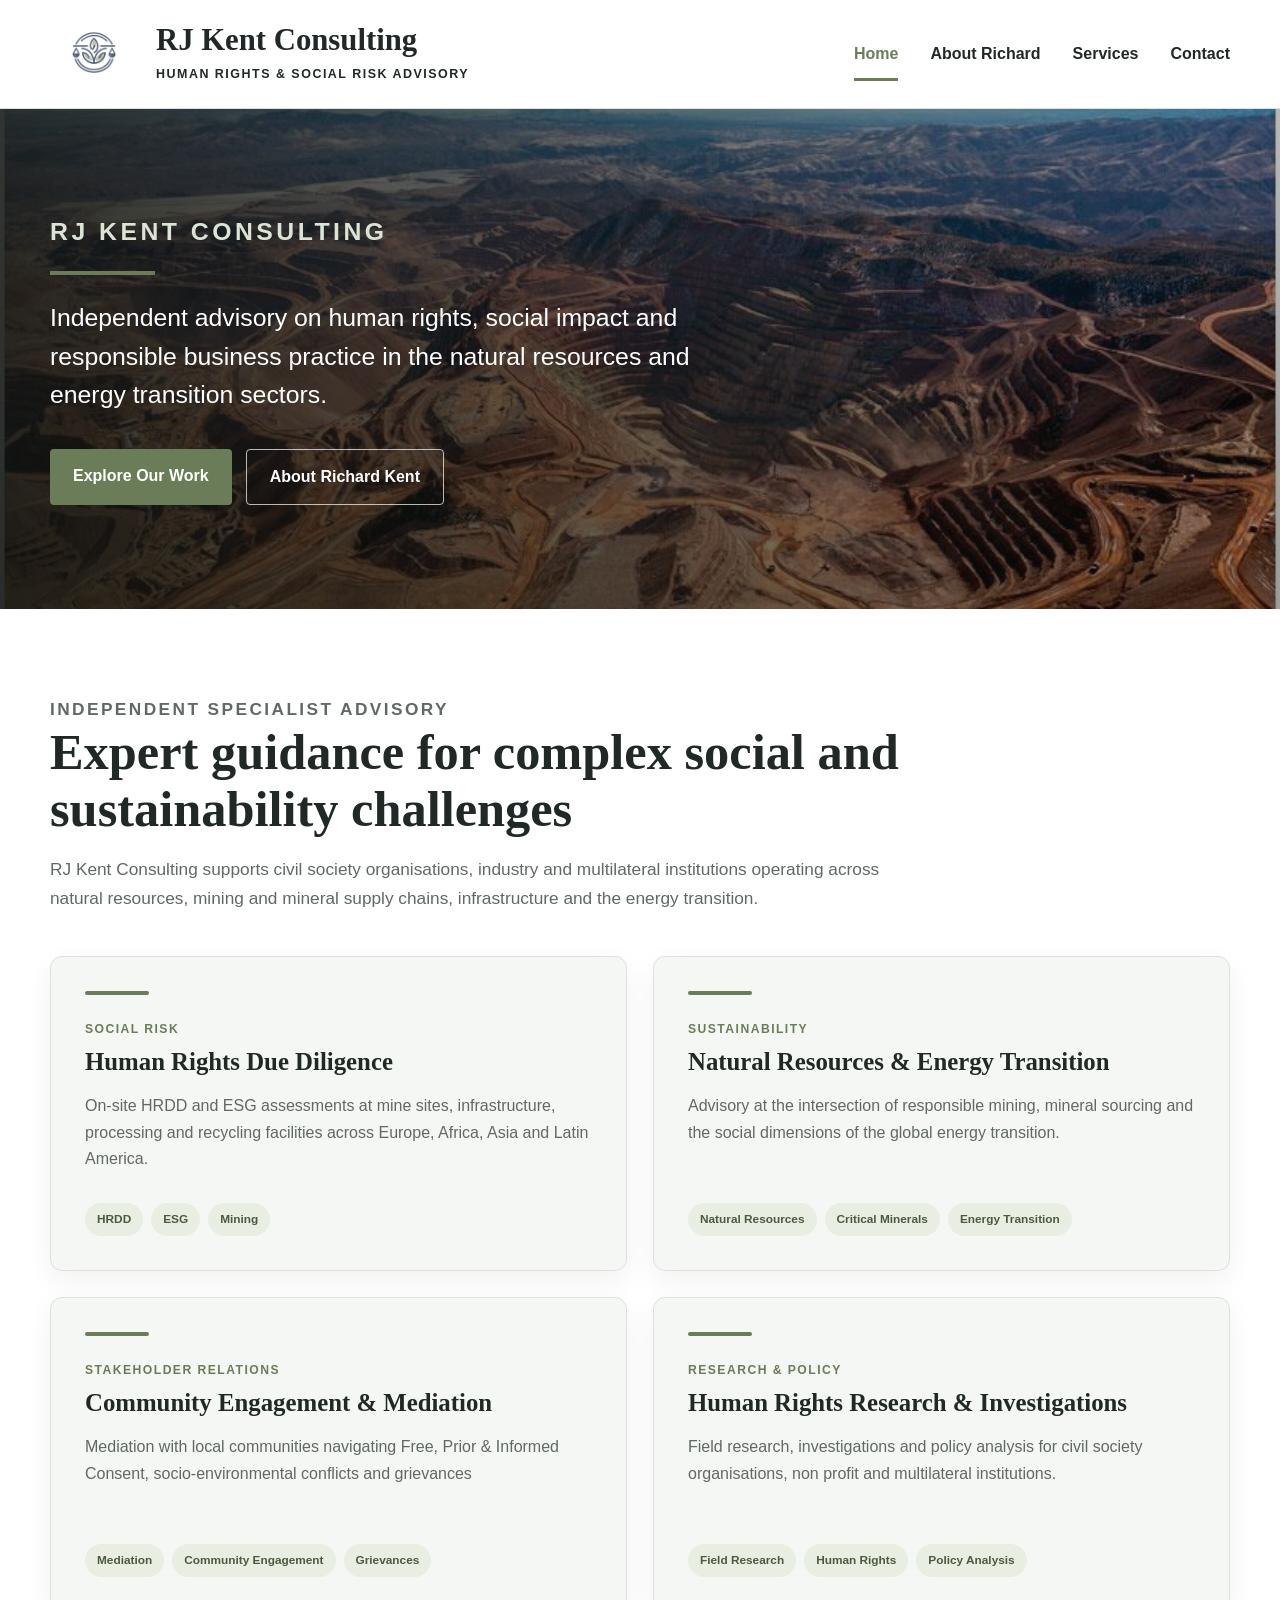
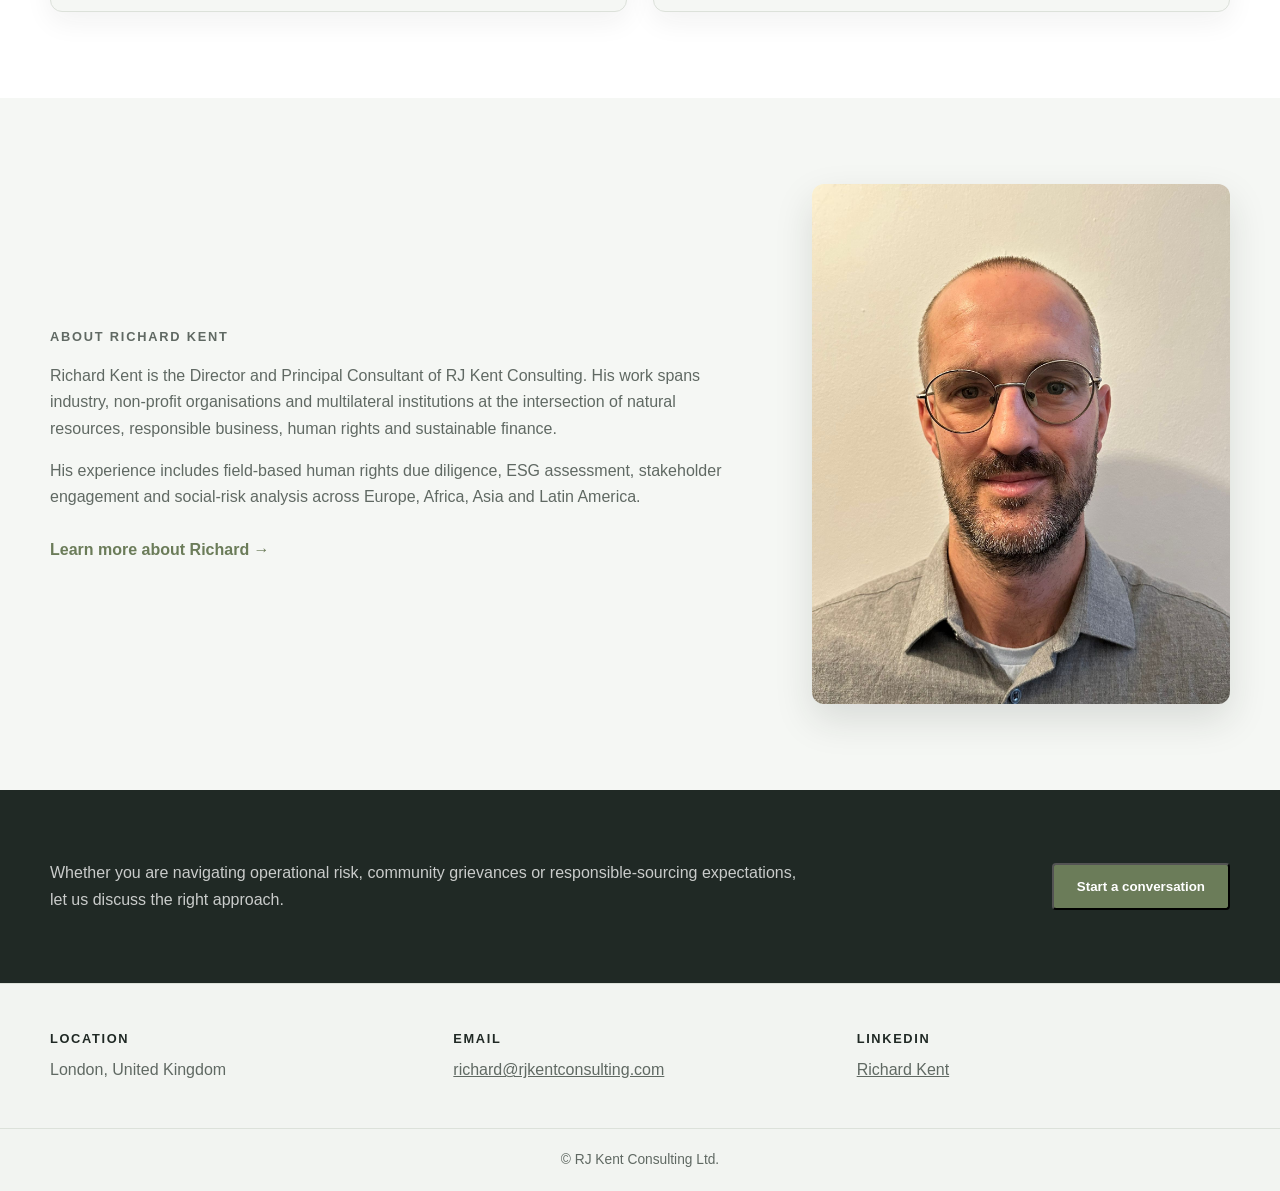
<file: index.html>
<!DOCTYPE html>
<html lang="en">

<head>
	<meta charset="utf-8">

	<meta
		name="viewport"
		content="width=device-width, initial-scale=1"
	>

	<title>
		RJ Kent Consulting | Human Rights &amp; Social Risk Advisory
	</title>

	<meta
		name="description"
		content="Independent advisory on human rights, social impact, responsible mining, energy transition and sustainable resource development."
	>

	<link
		rel="icon"
		type="image/png"
		href="images/logo-rjk.png"
	>

	<link
		rel="stylesheet"
		href="css/site.css"
	>
</head>

<body>

	<!-- Header -->

	<header class="site-header">

		<div class="header-inner">

			<a class="brand" href="index.html">

				<img
					class="brand-icon"
					src="images/logo-rjk.png"
					alt="RJ Kent Consulting logo"
				>

				<div class="brand-copy">

					<strong>
						RJ Kent Consulting
					</strong>

					<span>
						Human Rights &amp; Social Risk Advisory
					</span>

				</div>

			</a>

			<nav
				class="site-nav"
				aria-label="Main navigation"
			>

				<a
					class="active"
					href="index.html"
				>
					Home
				</a>

				<a href="about.html">
					About Richard
				</a>

				<a href="services.html">
					Services
				</a>

				<a href="#contact">
					Contact
				</a>

			</nav>

		</div>

	</header>


	<!-- Main content -->

	<main>

		<!-- Hero -->

		<section class="hero">

			<div class="hero-inner">

				<p class="eyebrow hero-eyebrow">
					RJ Kent Consulting
				</p>

				<h1>
				</h1>

				<div class="hero-accent"></div>

				<p>
					Independent advisory on human rights, social impact
					and responsible business practice in the natural
					resources and energy transition sectors.
				</p>

				<div class="hero-actions">

					<a
						class="button"
						href="services.html"
					>
						Explore Our Work
					</a>

					<a
						class="button button-secondary"
						href="about.html"
					>
						About Richard Kent
					</a>

				</div>

			</div>

		</section>


		<!-- Introduction -->

		<section class="section">

			<div class="section-heading">

				<p class="eyebrow">
					Independent Specialist Advisory
				</p>

				<h2>
					Expert guidance for complex social and sustainability
					challenges
				</h2>

				<p>
					RJ Kent Consulting supports civil society organisations, industry and
					multilateral institutions operating across natural
					resources, mining and mineral supply chains, infrastructure and the energy transition.
				</p>

			</div>


			<!-- Expertise cards -->

			<div class="card-grid">

				<article class="card">

					<p class="card-category">
						Social Risk
					</p>

					<h3>
						Human Rights Due Diligence
					</h3>

					<p>
						On-site HRDD and ESG assessments at mine sites, infrastructure, processing and recycling facilities across Europe, Africa, Asia and Latin America.
					</p>

					<ul class="tags">
						<li><span class="tag">HRDD</span></li>
						<li><span class="tag">ESG</span></li>
						<li><span class="tag">Mining</span></li>
					</ul>

				</article>


				<article class="card">

					<p class="card-category">
						Sustainability
					</p>

					<h3>
						Natural Resources &amp; Energy Transition
					</h3>

					<p>
						Advisory at the intersection of responsible
						mining, mineral sourcing and the social dimensions
						of the global energy transition.
					</p>

					<ul class="tags">
						<li><span class="tag">Natural Resources</span></li>
						<li><span class="tag">Critical Minerals</span></li>
						<li><span class="tag">Energy Transition</span></li>
					</ul>

				</article>


				<article class="card">

					<p class="card-category">
						Stakeholder Relations
					</p>

					<h3>
						Community Engagement &amp; Mediation
					</h3>

					<p>
						Mediation with local
						communities navigating Free, Prior & Informed Consent, socio-environmental conflicts and grievances 
					</p>

					<ul class="tags">
						<li><span class="tag">Mediation</span></li>
						<li><span class="tag">Community Engagement</span></li>
						<li><span class="tag">Grievances</span></li>
					</ul>

				</article>


				<article class="card">

					<p class="card-category">
						Research &amp; Policy
					</p>

					<h3>
						Human Rights Research &amp; Investigations
					</h3>

					<p>
						Field research, investigations and policy analysis
						for civil society organisations, non profit and
						multilateral institutions.
					</p>

					<ul class="tags">
						<li><span class="tag">Field Research</span></li>
						<li><span class="tag">Human Rights</span></li>
						<li><span class="tag">Policy Analysis</span></li>
					</ul>

				</article>

			</div>

		</section>


		<!-- About preview -->

		<section class="section section-soft">

			<div class="about-preview">

				<div class="about-preview-content">

					<p class="eyebrow">
						About Richard Kent
					</p>


					<p>
						Richard Kent is the Director and Principal
						Consultant of RJ Kent Consulting. His work spans
						industry, non-profit organisations and multilateral
						institutions at the intersection of natural
						resources, responsible business, human rights and
						sustainable finance.
					</p>

					<p>
						His experience includes field-based human rights
						due diligence, ESG assessment, stakeholder
						engagement and social-risk analysis across Europe, Africa, Asia and Latin America.
					</p>

					<a
						class="text-link"
						href="about.html"
					>
						Learn more about Richard &rarr;
					</a>

				</div>

				<div class="about-preview-image">

					<img
						src="images/richard_photo.jpeg"
						alt="Richard Kent, Director and Principal Consultant"
					>

				</div>

			</div>

		</section>

	</main>


	<!-- Call to action -->
<section class="cta">

		<div class="cta-inner">

			<div>
				<p>
					Whether you are navigating operational risk,
					community grievances or responsible-sourcing
					expectations, let us discuss the right approach.
				</p>

			</div>

			<button
	type="button"
	class="button"
	id="open-contact-dialog"
>
	Start a conversation
</button>
		</div>

	</section>  


	<!-- Footer -->

	<footer id="contact" class="site-footer">

		<div class="footer-inner">

			<div>

				<h3>
					Location
				</h3>

				<p>
					London, United Kingdom
				</p>

			</div>

			<div>

				<h3>
					Email
				</h3>

				<p>

					<a href="mailto:richard@rjkentconsulting.com">
						richard@rjkentconsulting.com
					</a>

				</p>

			</div>

			<div>

				<h3>
					LinkedIn
				</h3>

				<p>

					<a
						href="https://www.linkedin.com/in/richard-kent-b6029182/"
						target="_blank"
						rel="noopener noreferrer"
					>
						Richard Kent
					</a>

				</p>

			</div>

		</div>

		<div class="footer-bottom">
			&copy; RJ Kent Consulting Ltd.
		</div>

	</footer>

	<dialog
	id="contact-dialog"
	class="contact-dialog"
	aria-labelledby="contact-dialog-title"
>
	<div class="contact-dialog-header">

		<div>

			<p class="eyebrow">
				Project Enquiry
			</p>

			<h2 id="contact-dialog-title">
				Start a conversation
			</h2>

		</div>

		<button
			type="button"
			class="contact-dialog-close"
			id="close-contact-dialog"
			aria-label="Close contact form"
		>
			&times;
		</button>

	</div>

	<p class="contact-dialog-intro">
		Send a short message outlining how RJ Kent Consulting may assist.
	</p>

	<form
		id="contact-form"
		class="contact-form"
		action="https://formspree.io/f/mjgnqgnq"
		method="POST"
	>

		<div class="contact-field">

			<label for="contact-subject">
				Subject
			</label>

			<input
				type="text"
				id="contact-subject"
				name="subject"
				required
			>

		</div>

		<div class="contact-field">

			<label for="contact-name">
				Name
			</label>

			<input
				type="text"
				id="contact-name"
				name="name"
				autocomplete="name"
				required
			>

		</div>

		<div class="contact-field">

			<label for="contact-email">
				Email
			</label>

			<input
				type="email"
				id="contact-email"
				name="email"
				autocomplete="email"
				required
			>

		</div>

		<div class="contact-field">

			<label for="contact-message">
				Message
			</label>

			<textarea
				id="contact-message"
				name="message"
				rows="6"
				required
			></textarea>

		</div>

		<div class="contact-honeypot" aria-hidden="true">

			<label for="contact-website">
				Website
			</label>

			<input
				type="text"
				id="contact-website"
				name="_gotcha"
				tabindex="-1"
				autocomplete="off"
			>

		</div>

		<input
			type="hidden"
			name="_subject"
			value="New enquiry from RJ Kent Consulting website"
		>

		<div
			id="contact-form-status"
			class="contact-form-status"
			role="status"
			aria-live="polite"
		></div>

		<div class="contact-form-actions">

			<button
	type="button"
	class="button button-outline contact-cancel"
	id="cancel-contact-dialog"
>
	Cancel
</button>

			<button
				type="submit"
				class="button contact-submit"
			>
				Send message
			</button>

		</div>

	</form>

</dialog>
<script>
	document.addEventListener("DOMContentLoaded", function () {
		const dialog = document.getElementById("contact-dialog");
		const openButton = document.getElementById("open-contact-dialog");
		const closeButton = document.getElementById("close-contact-dialog");
		const cancelButton = document.getElementById("cancel-contact-dialog");
		const form = document.getElementById("contact-form");
		const submitButton = form.querySelector('button[type="submit"]');
		const status = document.getElementById("contact-form-status");

		function openDialog() {
			dialog.showModal();

			window.setTimeout(function () {
				document.getElementById("contact-subject").focus();
			}, 50);
		}

		function closeDialog() {
			dialog.close();
		}

		openButton.addEventListener("click", openDialog);
		closeButton.addEventListener("click", closeDialog);
		cancelButton.addEventListener("click", closeDialog);

		dialog.addEventListener("click", function (event) {
			const bounds = dialog.getBoundingClientRect();

			const clickedOutside =
				event.clientX < bounds.left ||
				event.clientX > bounds.right ||
				event.clientY < bounds.top ||
				event.clientY > bounds.bottom;

			if (clickedOutside) {
				closeDialog();
			}
		});

		form.addEventListener("submit", async function (event) {
			event.preventDefault();

			submitButton.disabled = true;
			submitButton.textContent = "Sending…";

			status.className = "contact-form-status";
			status.textContent = "";

			try {
				const response = await fetch(form.action, {
					method: "POST",
					body: new FormData(form),
					headers: {
						Accept: "application/json"
					}
				});

				if (!response.ok) {
					throw new Error("Submission failed");
				}

				form.reset();

				status.textContent =
					"Thank you. Your message has been sent successfully.";

				status.className =
					"contact-form-status is-success";

				submitButton.textContent = "Message sent";

				window.setTimeout(function () {
					closeDialog();

					status.className = "contact-form-status";
					status.textContent = "";

					submitButton.disabled = false;
					submitButton.textContent = "Send message";
				}, 2200);

			} catch (error) {
				status.textContent =
					"Your message could not be sent. Please try again or email richard@rjkentconsulting.com.";

				status.className =
					"contact-form-status is-error";

				submitButton.disabled = false;
				submitButton.textContent = "Send message";
			}
		});
	});
</script>
</body>

</html>
</file>
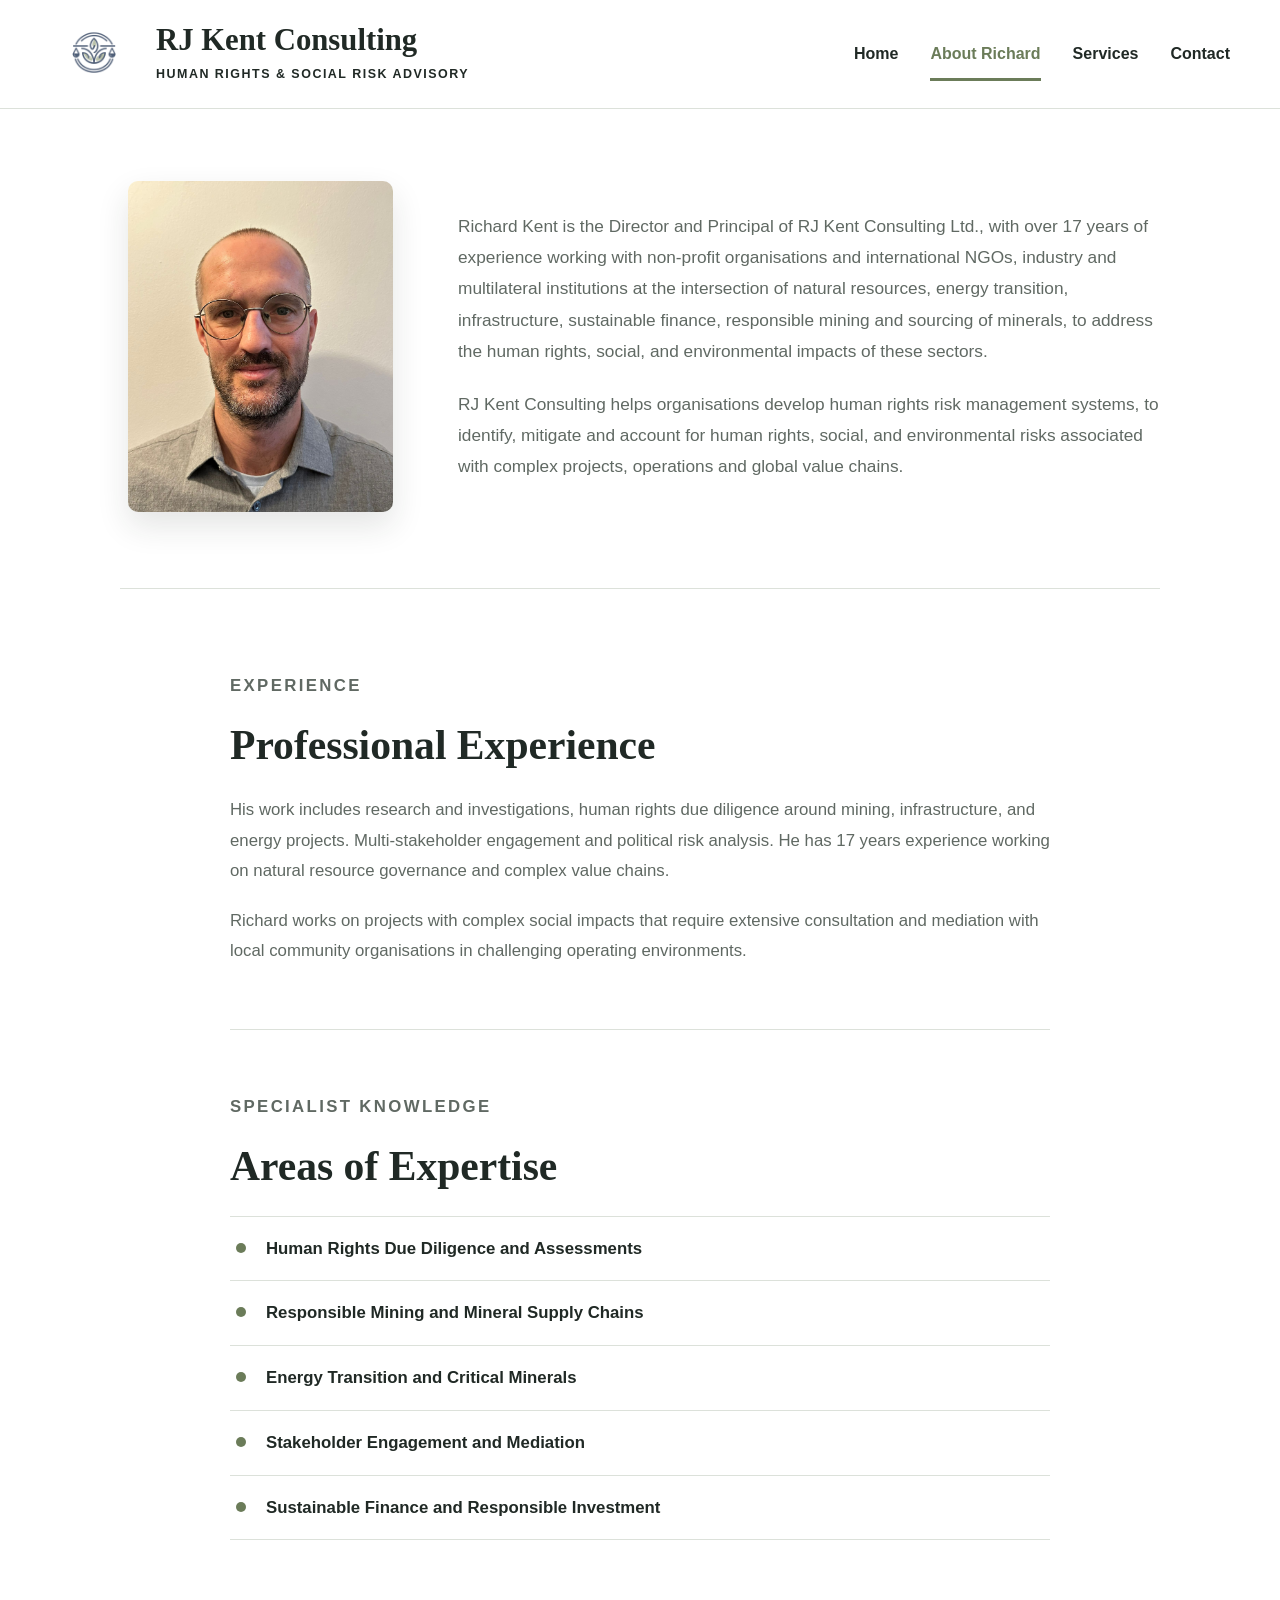
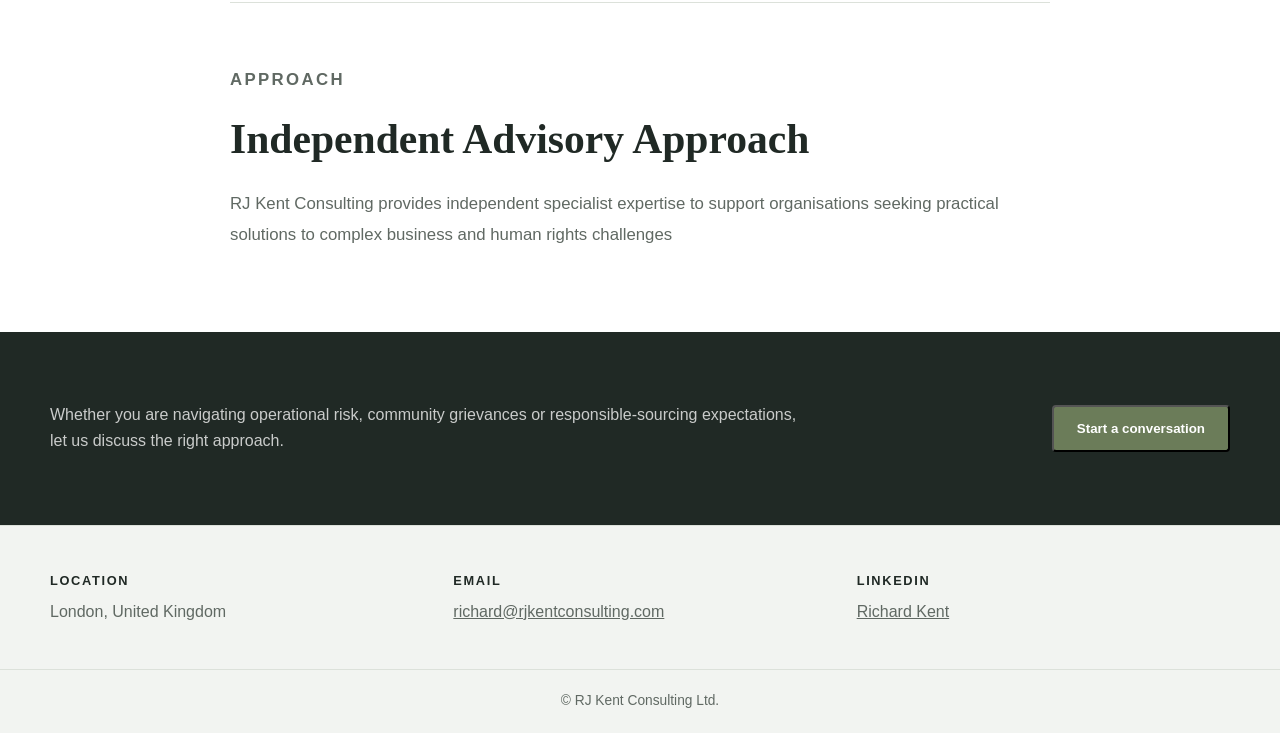
<file: about.html>
<!DOCTYPE html>
<html lang="en">

<head>
	<meta charset="utf-8">

	<meta
		name="viewport"
		content="width=device-width, initial-scale=1"
	>

	<title>
		About Richard Kent | RJ Kent Consulting
	</title>

	<meta
		name="description"
		content="Richard Kent is the Director and Principal of RJ Kent Consulting Ltd., specialising in human rights, responsible mining, energy transition and sustainable finance."
	>

	<link
		rel="icon"
		type="image/png"
		href="images/logo-rjk.png"
	>

	<link
		rel="stylesheet"
		href="css/site.css"
	>
</head>

<body>

	<!-- Header -->

	<header class="site-header">

		<div class="header-inner">

			<a class="brand" href="index.html">

				<img
					class="brand-icon"
					src="images/logo-rjk.png"
					alt="RJ Kent Consulting logo"
				>

				<div class="brand-copy">

					<strong>
						RJ Kent Consulting
					</strong>

					<span>
						Human Rights &amp; Social Risk Advisory
					</span>

				</div>

			</a>

			<nav
				class="site-nav"
				aria-label="Main navigation"
			>

				<a href="index.html">
					Home
				</a>

				<a
					class="active"
					href="about.html"
				>
					About Richard
				</a>

				<a href="services.html">
					Services
				</a>

				<a href="#contact">
					Contact
				</a>

			</nav>

		</div>

	</header>


	<!-- Main content -->

	<main>


	<!-- Hero -->

	<!-- About Richard -->

	<section class="section about-page">

		<div class="about-introduction">

			<div class="about-portrait">

				<img
					src="images/richard_photo.jpeg"
					alt="Richard Kent"
				>

			</div>

			<div class="about-introduction-copy">

				<p>
					Richard Kent is the Director and Principal of RJ Kent Consulting Ltd.,
					with over 17 years of experience working with non-profit
					organisations and international NGOs, industry and multilateral institutions at the intersection of natural resources, energy transition, infrastructure, sustainable
					finance, responsible mining and sourcing of minerals, to address the human rights, social, and environmental
					impacts of these sectors.
				</p>

				<p>
					RJ Kent Consulting helps organisations develop human rights risk management systems, to identify, mitigate and account
					for human rights, social, and environmental risks associated with complex projects,
					operations and global value chains.
				</p>

			</div>

		</div>


		<div class="about-reading-column">

			<section class="about-text-block">

				<p class="eyebrow">
					Experience
				</p>

				<h2>
					Professional Experience
				</h2>

				<p>
					His work includes research and investigations, human rights due diligence around mining, infrastructure, and energy projects. Multi-stakeholder
					engagement and political risk analysis. He has 17 years experience working on natural resource governance and complex value chains.
				</p>

				<p>
					Richard works on projects with complex social impacts that require extensive consultation and mediation with local community organisations in challenging operating environments.
				</p>

			</section>


			<section class="about-text-block">

				<p class="eyebrow">
					Specialist Knowledge
				</p>

				<h2>
					Areas of Expertise
				</h2>

				<ul class="about-expertise-list">

					<li>
						Human Rights Due Diligence and Assessments
					</li>

					<li>
						Responsible Mining and Mineral Supply Chains
					</li>

					<li>
						Energy Transition and Critical Minerals
					</li>

					<li>
						Stakeholder Engagement and Mediation
					</li>

					<li>
						Sustainable Finance and Responsible Investment
					</li>

				</ul>

			</section>


			<section class="about-text-block">

				<p class="eyebrow">
					Approach
				</p>

				<h2>
					Independent Advisory Approach
				</h2>

				<p>
					RJ Kent Consulting provides independent specialist expertise to support
					organisations seeking practical solutions to complex business and human rights challenges
				</p>

			</section>

		</div>

	</section>

</main>
<section class="cta">

		<div class="cta-inner">

			<div>
				<p>
					Whether you are navigating operational risk,
					community grievances or responsible-sourcing
					expectations, let us discuss the right approach.
				</p>

			</div>

				<button
	type="button"
	class="button"
	id="open-contact-dialog"
>
	Start a conversation
</button>
		</div>

	</section>  

		</div>

	</section>

	<!-- Footer -->

	<footer id="contact" class="site-footer">

		<div class="footer-inner">

			<div>

				<h3>
					Location
				</h3>

				<p>
					London, United Kingdom
				</p>

			</div>

			<div>

				<h3>
					Email
				</h3>

				<p>

					<a href="mailto:richard@rjkentconsulting.com">
						richard@rjkentconsulting.com
					</a>

				</p>

			</div>

			<div>

				<h3>
					LinkedIn
				</h3>

				<p>

					<a
						href="https://www.linkedin.com/in/richard-kent-b6029182/"
						target="_blank"
						rel="noopener noreferrer"
					>
						Richard Kent
					</a>

				</p>

			</div>

		</div>

		<div class="footer-bottom">
			&copy; RJ Kent Consulting Ltd.
		</div>

	</footer>
<!------ Contact Conversation Section ------->
	<dialog
	id="contact-dialog"
	class="contact-dialog"
	aria-labelledby="contact-dialog-title"
>
	<div class="contact-dialog-header">

		<div>

			<p class="eyebrow">
				Project Enquiry
			</p>

			<h2 id="contact-dialog-title">
				Start a conversation
			</h2>

		</div>

		<button
			type="button"
			class="contact-dialog-close"
			id="close-contact-dialog"
			aria-label="Close contact form"
		>
			&times;
		</button>

	</div>

	<p class="contact-dialog-intro">
		Send a short message outlining how RJ Kent Consulting may assist.
	</p>

	<form
		id="contact-form"
		class="contact-form"
		action="https://formspree.io/f/mjgnqgnq"
		method="POST"
	>

		<div class="contact-field">

			<label for="contact-subject">
				Subject
			</label>

			<input
				type="text"
				id="contact-subject"
				name="subject"
				required
			>

		</div>

		<div class="contact-field">

			<label for="contact-name">
				Name
			</label>

			<input
				type="text"
				id="contact-name"
				name="name"
				autocomplete="name"
				required
			>

		</div>

		<div class="contact-field">

			<label for="contact-email">
				Email
			</label>

			<input
				type="email"
				id="contact-email"
				name="email"
				autocomplete="email"
				required
			>

		</div>

		<div class="contact-field">

			<label for="contact-message">
				Message
			</label>

			<textarea
				id="contact-message"
				name="message"
				rows="6"
				required
			></textarea>

		</div>

		<div class="contact-honeypot" aria-hidden="true">

			<label for="contact-website">
				Website
			</label>

			<input
				type="text"
				id="contact-website"
				name="_gotcha"
				tabindex="-1"
				autocomplete="off"
			>

		</div>

		<input
			type="hidden"
			name="_subject"
			value="New enquiry from RJ Kent Consulting website"
		>

		<div
			id="contact-form-status"
			class="contact-form-status"
			role="status"
			aria-live="polite"
		></div>

		<div class="contact-form-actions">

			<button
	type="button"
	class="button button-outline contact-cancel"
	id="cancel-contact-dialog"
>
	Cancel
</button>

			<button
				type="submit"
				class="button contact-submit"
			>
				Send message
			</button>

		</div>

	</form>

</dialog>
<script>
	document.addEventListener("DOMContentLoaded", function () {
		const dialog = document.getElementById("contact-dialog");
		const openButton = document.getElementById("open-contact-dialog");
		const closeButton = document.getElementById("close-contact-dialog");
		const cancelButton = document.getElementById("cancel-contact-dialog");
		const form = document.getElementById("contact-form");
		const submitButton = form.querySelector('button[type="submit"]');
		const status = document.getElementById("contact-form-status");

		function openDialog() {
			dialog.showModal();

			window.setTimeout(function () {
				document.getElementById("contact-subject").focus();
			}, 50);
		}

		function closeDialog() {
			dialog.close();
		}

		openButton.addEventListener("click", openDialog);
		closeButton.addEventListener("click", closeDialog);
		cancelButton.addEventListener("click", closeDialog);

		dialog.addEventListener("click", function (event) {
			const bounds = dialog.getBoundingClientRect();

			const clickedOutside =
				event.clientX < bounds.left ||
				event.clientX > bounds.right ||
				event.clientY < bounds.top ||
				event.clientY > bounds.bottom;

			if (clickedOutside) {
				closeDialog();
			}
		});

		form.addEventListener("submit", async function (event) {
			event.preventDefault();

			submitButton.disabled = true;
			submitButton.textContent = "Sending…";

			status.className = "contact-form-status";
			status.textContent = "";

			try {
				const response = await fetch(form.action, {
					method: "POST",
					body: new FormData(form),
					headers: {
						Accept: "application/json"
					}
				});

				if (!response.ok) {
					throw new Error("Submission failed");
				}

				form.reset();

				status.textContent =
					"Thank you. Your message has been sent successfully.";

				status.className =
					"contact-form-status is-success";

				submitButton.textContent = "Message sent";

				window.setTimeout(function () {
					closeDialog();

					status.className = "contact-form-status";
					status.textContent = "";

					submitButton.disabled = false;
					submitButton.textContent = "Send message";
				}, 2200);

			} catch (error) {
				status.textContent =
					"Your message could not be sent. Please try again or email richard@rjkentconsulting.com.";

				status.className =
					"contact-form-status is-error";

				submitButton.disabled = false;
				submitButton.textContent = "Send message";
			}
		});
	});
</script>
	
</body>

</html>
</file>
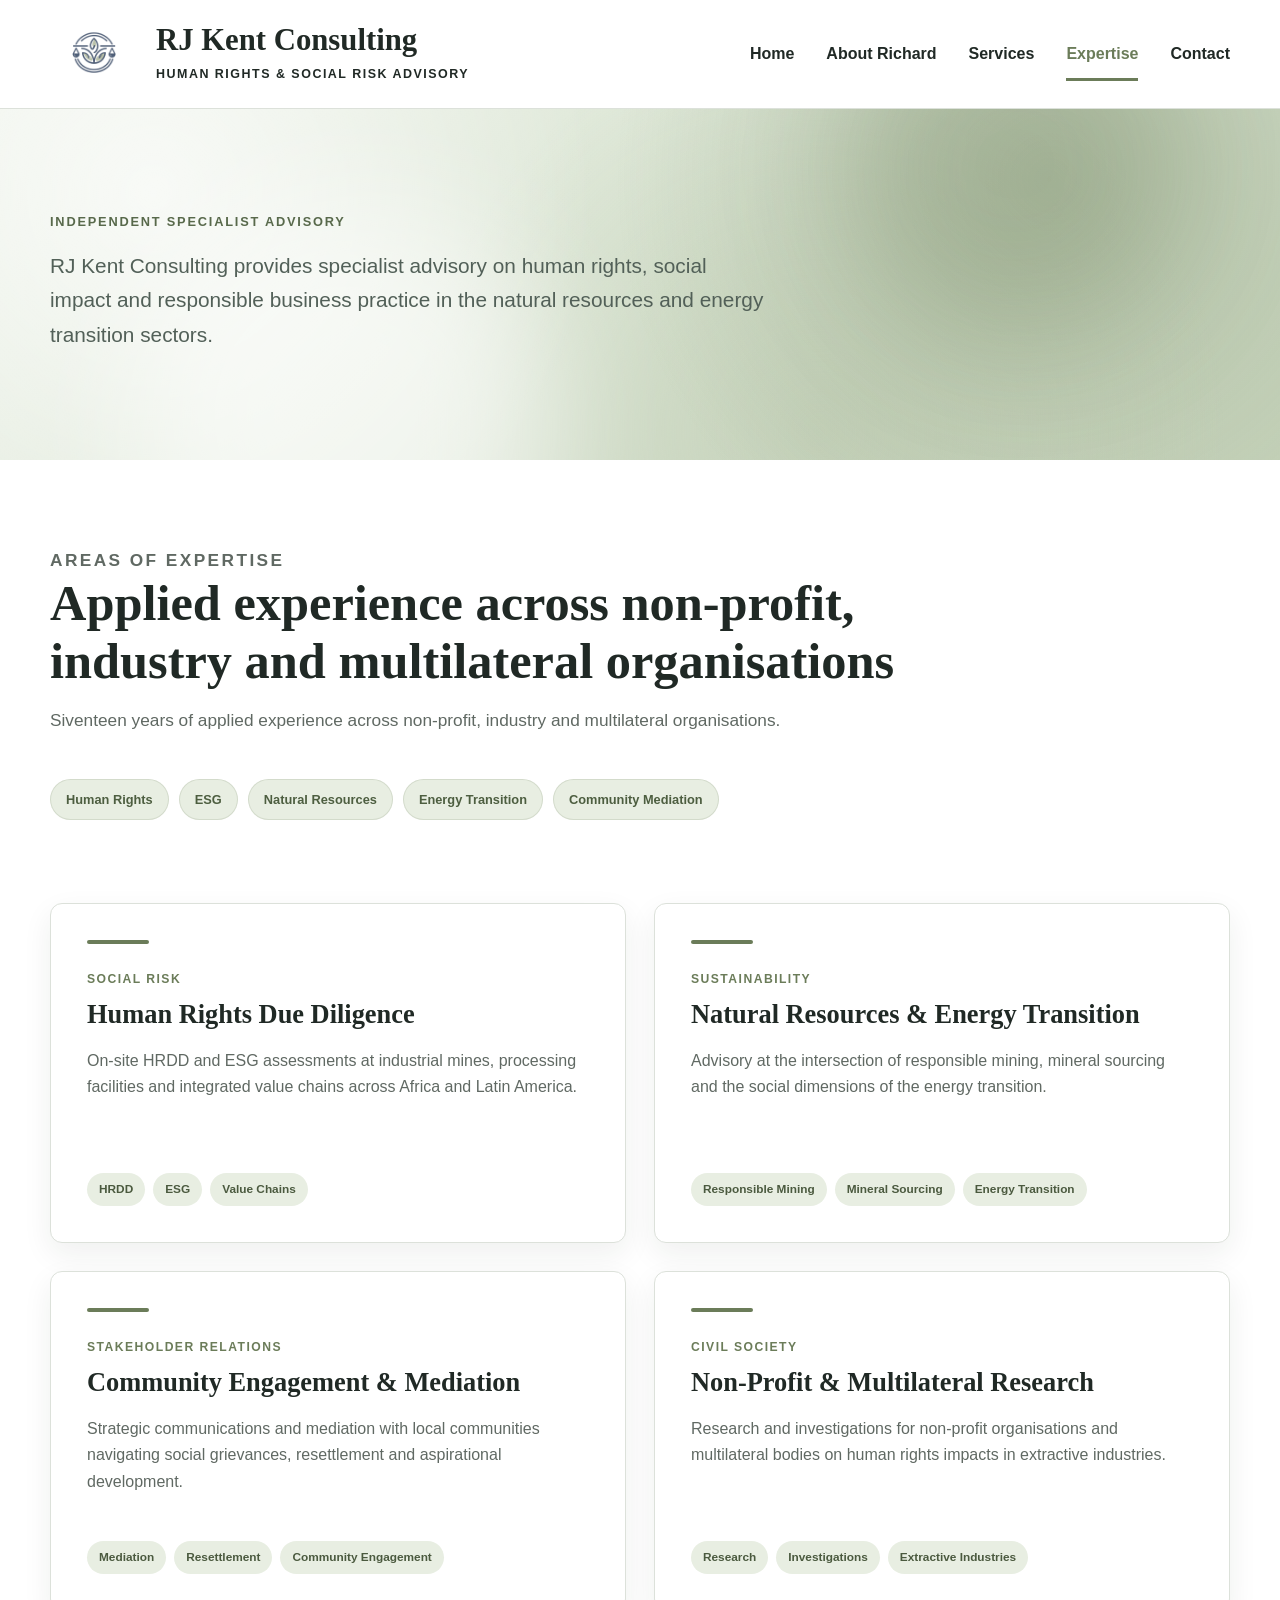
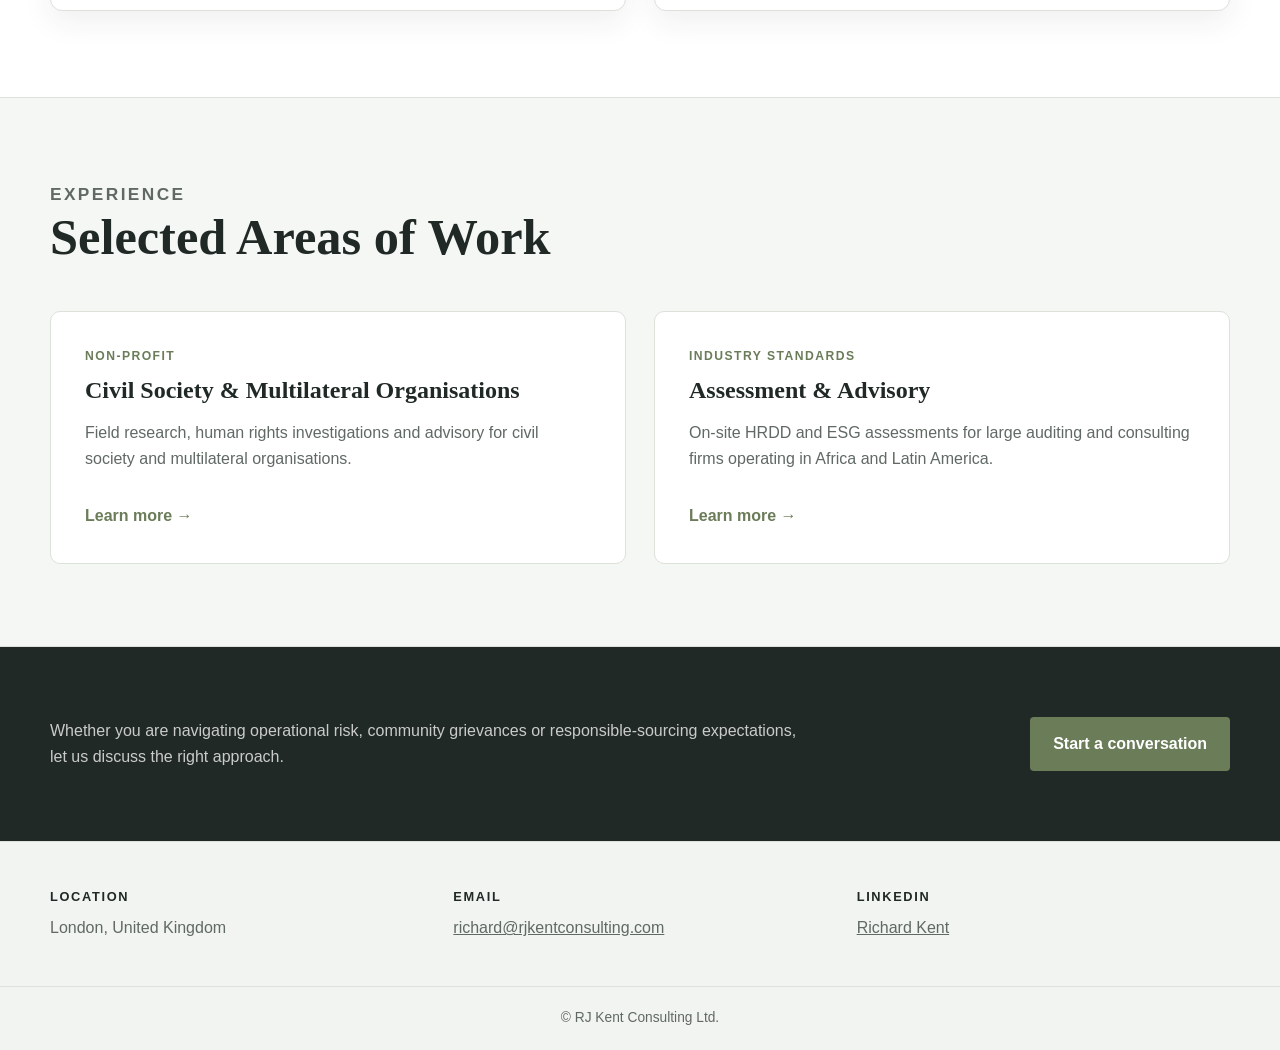
<file: expertise.html>
<!DOCTYPE html>
<html lang="en">

<head>
	<meta charset="utf-8">

	<meta
		name="viewport"
		content="width=device-width, initial-scale=1"
	>

	<title>
		Expertise | RJ Kent Consulting
	</title>

	<meta
		name="description"
		content="Specialist expertise in human rights, ESG, responsible mining, energy transition, community mediation and social risk."
	>

	<link
		rel="icon"
		type="image/png"
		href="images/logo-rjk.png"
	>

	<link
		rel="stylesheet"
		href="css/site.css"
	>
</head>

<body>

	<!-- Header -->

	<header class="site-header">

		<div class="header-inner">

			<a class="brand" href="index.html">

				<img
					class="brand-icon"
					src="images/logo-rjk.png"
					alt="RJ Kent Consulting logo"
				>

				<div class="brand-copy">

					<strong>
						RJ Kent Consulting
					</strong>

					<span>
						Human Rights &amp; Social Risk Advisory
					</span>

				</div>

			</a>

			<nav
				class="site-nav"
				aria-label="Main navigation"
			>

				<a href="index.html">
					Home
				</a>

				<a href="about.html">
					About Richard
				</a>

				<a href="services.html">
					Services
				</a>

				<a
					class="active"
					href="expertise.html"
				>
					Expertise
				</a>

				<a href="#contact">
					Contact
				</a>

			</nav>

		</div>

	</header>


	<main>

		<!-- Sage hero -->

		<section class="expertise-banner">

			<div class="expertise-banner-inner">

				<p class="eyebrow">
					Independent Specialist Advisory
				</p>

				<p class="expertise-banner-summary">
					RJ Kent Consulting provides specialist advisory on human rights,
					social impact and responsible business practice in the natural
					resources and energy transition sectors.
				</p>

			</div>

		</section>


		<!-- Expertise introduction -->

		<section class="section expertise-introduction">

			<div class="section-heading">

				<p class="eyebrow">
					Areas of Expertise
				</p>

				<h2>
					Applied experience across non-profit, industry and
					multilateral organisations
				</h2>

				<p>
					Siventeen years of applied experience across non-profit,
					industry and multilateral organisations.
				</p>

			</div>

			<div class="expertise-keywords">
				<span>Human Rights</span>
				<span>ESG</span>
				<span>Natural Resources</span>
				<span>Energy Transition</span>
				<span>Community Mediation</span>
			</div>

		</section>


		<!-- Main expertise cards -->

		<section class="section expertise-main-section">

			<div class="expertise-grid">

				<article class="expertise-card">

					<p class="expertise-card-category">
						Social Risk
					</p>

					<h2>
						Human Rights Due Diligence
					</h2>

					<p>
						On-site HRDD and ESG assessments at industrial mines,
						processing facilities and integrated value chains across
						Africa and Latin America.
					</p>

					<ul class="tags">
						<li><span class="tag">HRDD</span></li>
						<li><span class="tag">ESG</span></li>
						<li><span class="tag">Value Chains</span></li>
					</ul>

				</article>


				<article class="expertise-card">

					<p class="expertise-card-category">
						Sustainability
					</p>

					<h2>
						Natural Resources &amp; Energy Transition
					</h2>

					<p>
						Advisory at the intersection of responsible mining,
						mineral sourcing and the social dimensions of the
						energy transition.
					</p>

					<ul class="tags">
						<li><span class="tag">Responsible Mining</span></li>
						<li><span class="tag">Mineral Sourcing</span></li>
						<li><span class="tag">Energy Transition</span></li>
					</ul>

				</article>


				<article class="expertise-card">

					<p class="expertise-card-category">
						Stakeholder Relations
					</p>

					<h2>
						Community Engagement &amp; Mediation
					</h2>

					<p>
						Strategic communications and mediation with local
						communities navigating social grievances, resettlement
						and aspirational development.
					</p>

					<ul class="tags">
						<li><span class="tag">Mediation</span></li>
						<li><span class="tag">Resettlement</span></li>
						<li><span class="tag">Community Engagement</span></li>
					</ul>

				</article>


				<article class="expertise-card">

					<p class="expertise-card-category">
						Civil Society
					</p>

					<h2>
						Non-Profit &amp; Multilateral Research
					</h2>

					<p>
						Research and investigations for non-profit organisations
						and multilateral bodies on human rights impacts in
						extractive industries.
					</p>

					<ul class="tags">
						<li><span class="tag">Research</span></li>
						<li><span class="tag">Investigations</span></li>
						<li><span class="tag">Extractive Industries</span></li>
					</ul>

				</article>

			</div>

		</section>


		<!-- Selected areas of work -->

		<section class="expertise-work-section">

			<div class="expertise-work-inner">

				<div class="section-heading">

					<p class="eyebrow">
						Experience
					</p>

					<h2>
						Selected Areas of Work
					</h2>

				</div>

				<div class="work-grid">

					<article class="work-card">

						<p class="expertise-card-category">
							Non-Profit
						</p>

						<h3>
							Civil Society &amp; Multilateral Organisations
						</h3>

						<p>
							Field research, human rights investigations and advisory
							for civil society and multilateral organisations.
						</p>

						<a
							class="text-link"
							href="services.html"
						>
							Learn more &rarr;
						</a>

					</article>


					<article class="work-card">

						<p class="expertise-card-category">
							Industry Standards
						</p>

						<h3>
							Assessment &amp; Advisory
						</h3>

						<p>
							On-site HRDD and ESG assessments for large auditing and
							consulting firms operating in Africa and Latin America.
						</p>

						<a
							class="text-link"
							href="services.html"
						>
							Learn more &rarr;
						</a>

					</article>

				</div>

			</div>

		</section>


		<!-- Closing -->

<section class="cta">

		<div class="cta-inner">

			<div>
				<p>
					Whether you are navigating operational risk,
					community grievances or responsible-sourcing
					expectations, let us discuss the right approach.
				</p>

			</div>

			<a
				class="button"
				href="mailto:richard@rjkentconsulting.com"
			>
				Start a conversation
			</a>

		</div>

	</section>

	</main>


	<!-- Footer -->

	<footer id="contact" class="site-footer">

		<div class="footer-inner">

			<div>

				<h3>
					Location
				</h3>

				<p>
					London, United Kingdom
				</p>

			</div>

			<div>

				<h3>
					Email
				</h3>

				<p>
					<a href="mailto:richard@rjkentconsulting.com">
						richard@rjkentconsulting.com
					</a>
				</p>

			</div>

			<div>

				<h3>
					LinkedIn
				</h3>

				<p>
					<a
						href="https://www.linkedin.com/in/richard-kent-b6029182/"
						target="_blank"
						rel="noopener noreferrer"
					>
						Richard Kent
					</a>
				</p>

			</div>

		</div>

		<div class="footer-bottom">
			&copy; RJ Kent Consulting Ltd.
		</div>

	</footer>

</body>

</html>
</file>
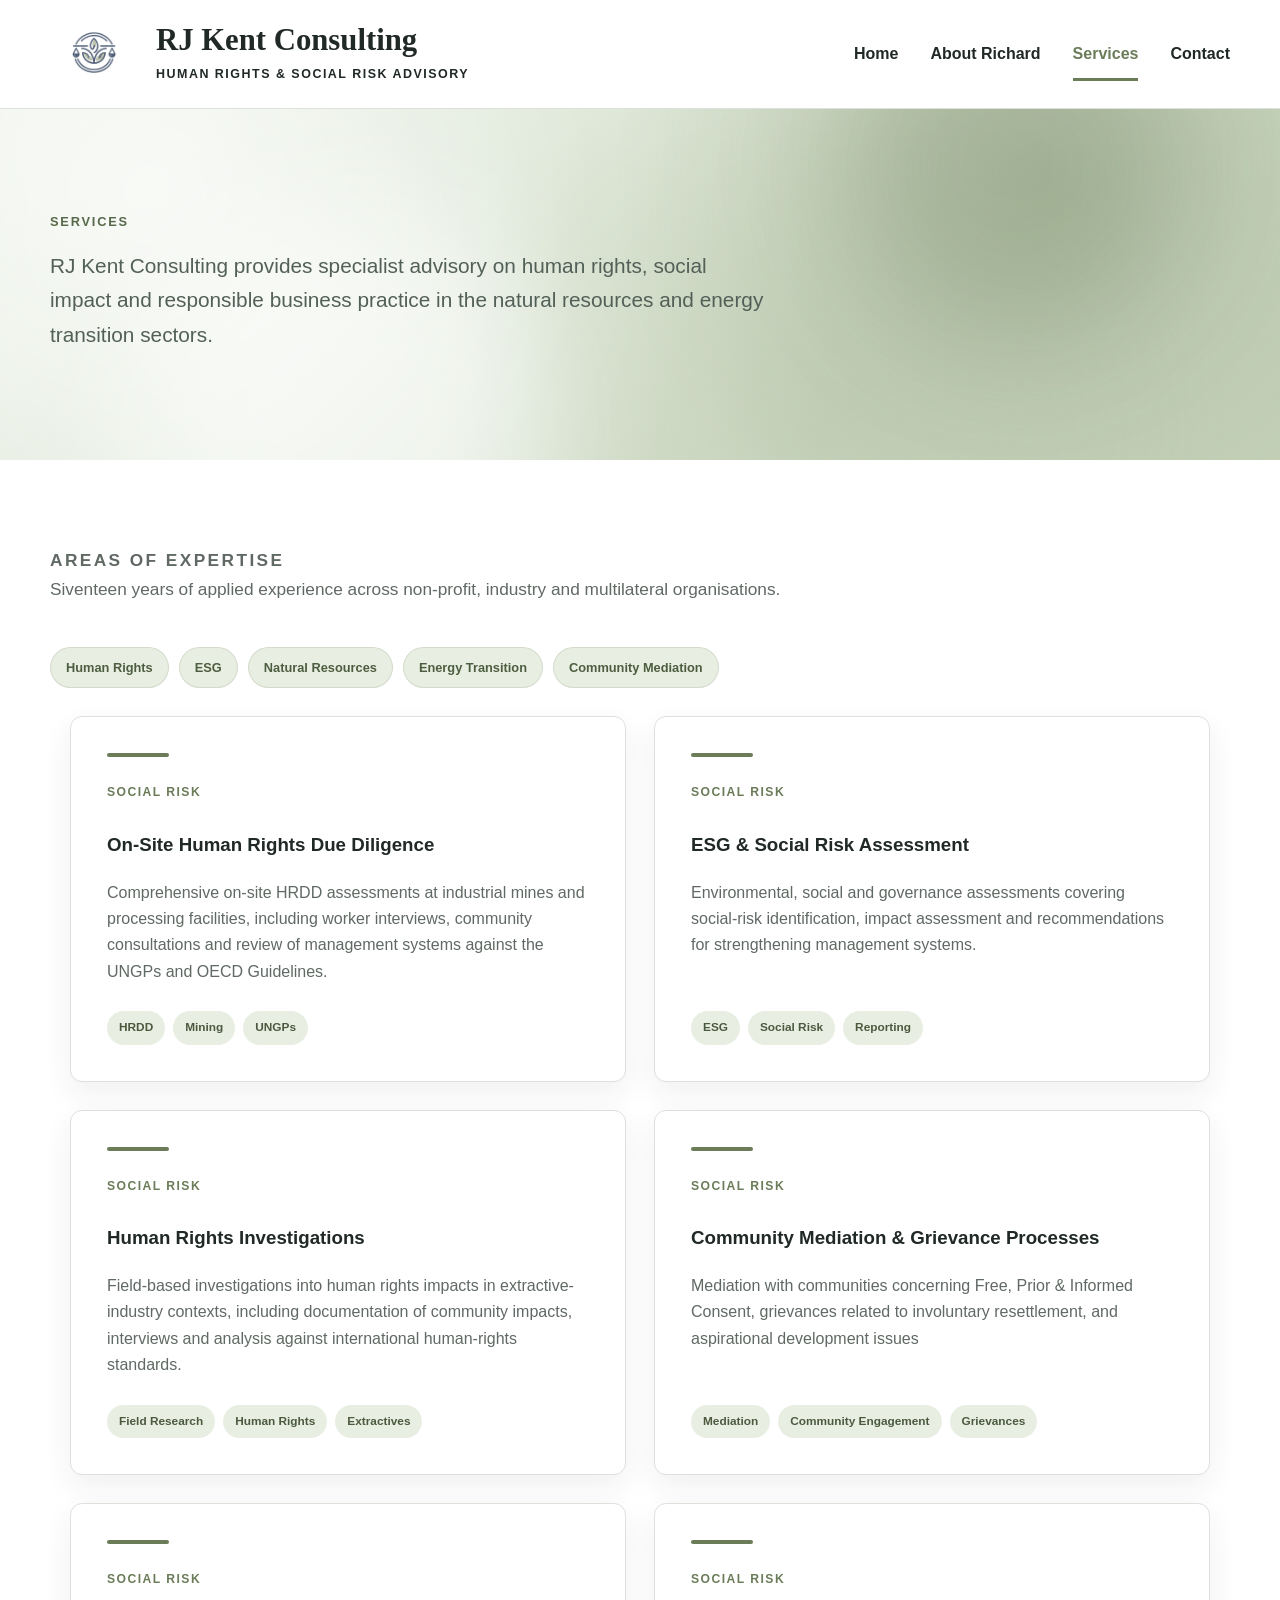
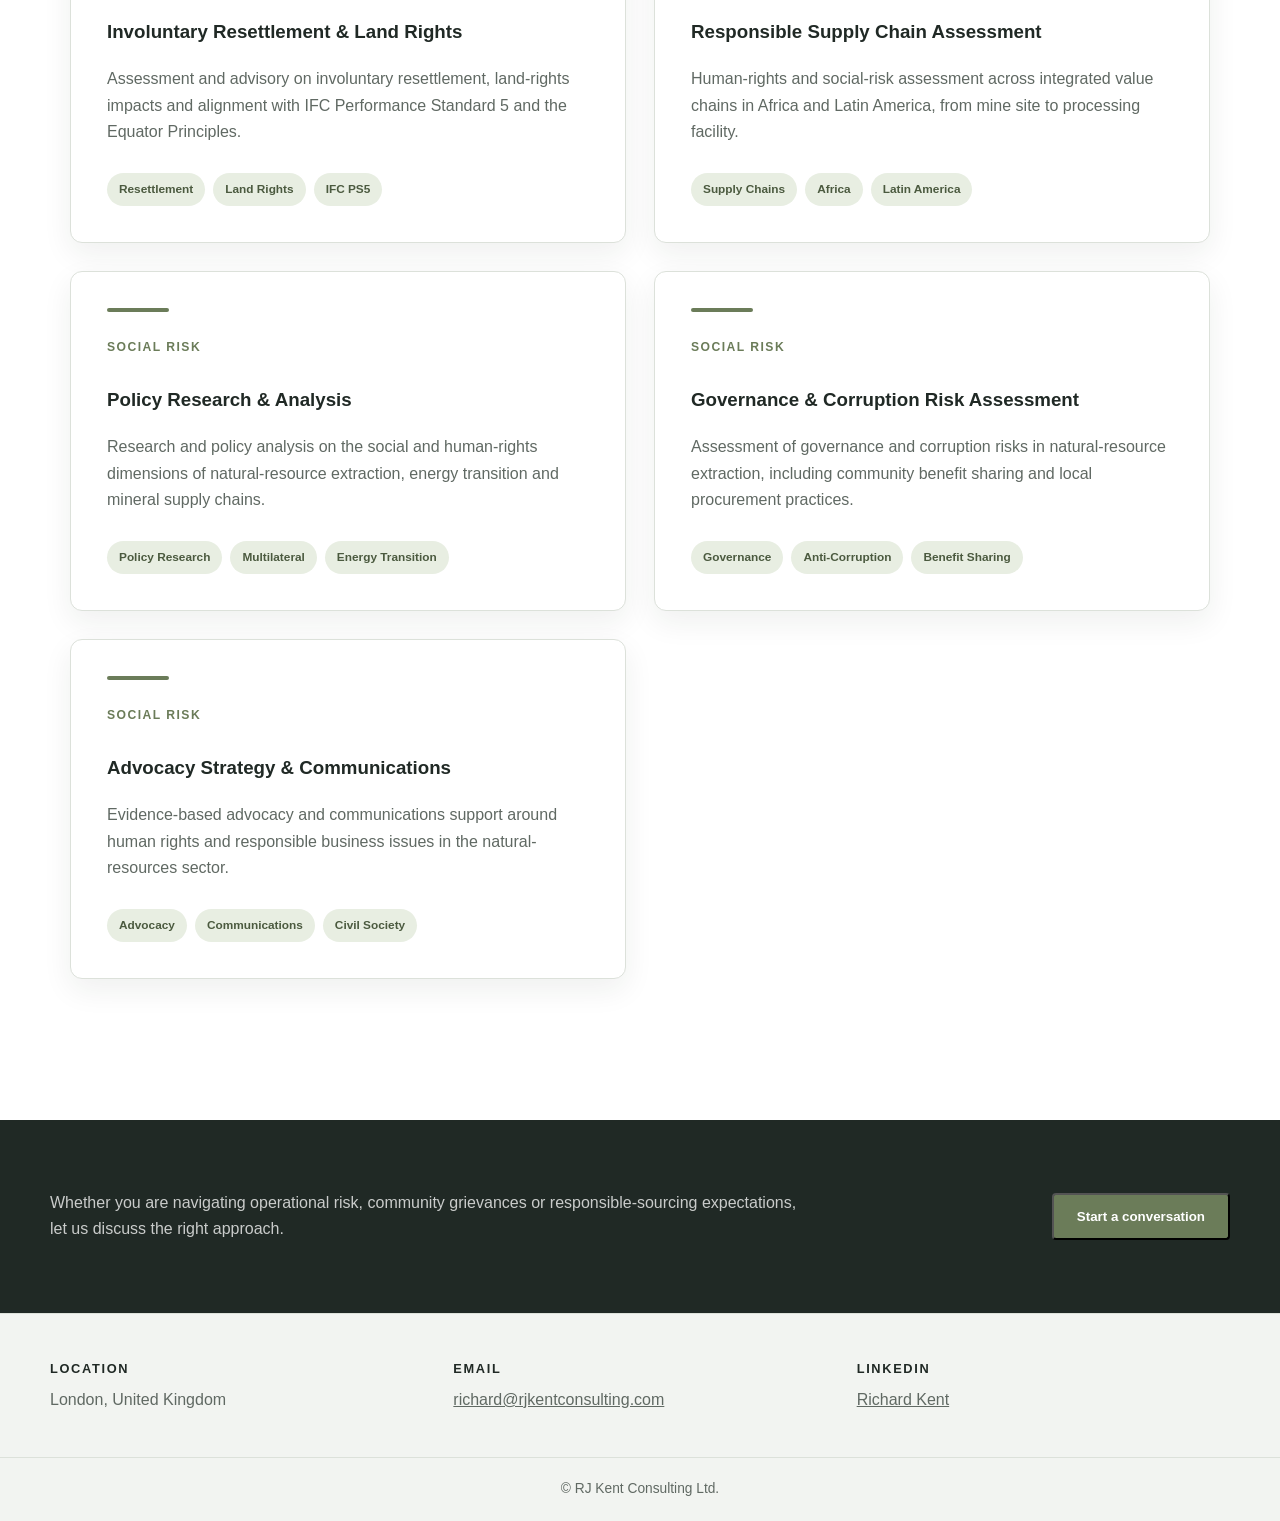
<file: services.html>
<!DOCTYPE html>
<html lang="en">

<head>
	<meta charset="utf-8">

	<meta
		name="viewport"
		content="width=device-width, initial-scale=1"
	>

	<title>
		Expertise | RJ Kent Consulting
	</title>

	<meta
		name="description"
		content="Specialist expertise in human rights, ESG, responsible mining, energy transition, community mediation and social risk."
	>

	<link
		rel="icon"
		type="image/png"
		href="images/logo-rjk.png"
	>

	<link
		rel="stylesheet"
		href="css/site.css"
	>
</head>

<body>

	<!-- Header -->

	<header class="site-header">

		<div class="header-inner">

			<a class="brand" href="index.html">

				<img
					class="brand-icon"
					src="images/logo-rjk.png"
					alt="RJ Kent Consulting logo"
				>

				<div class="brand-copy">

					<strong>
						RJ Kent Consulting
					</strong>

					<span>
						Human Rights &amp; Social Risk Advisory
					</span>

				</div>

			</a>

			<nav
				class="site-nav"
				aria-label="Main navigation"
			>

				<a href="index.html">
					Home
				</a>

				<a href="about.html">
					About Richard
				</a>

				<a class="active" href="services.html">
					Services
				</a>

				<a href="#contact">
					Contact
				</a>

			</nav>

		</div>

	</header>


	<main>

		<!-- Sage hero -->

		<section class="expertise-banner">

			<div class="expertise-banner-inner">

				<p class="eyebrow">
					Services
				</p>

				<p class="expertise-banner-summary">
					RJ Kent Consulting provides specialist advisory on human rights,
					social impact and responsible business practice in the natural
					resources and energy transition sectors.
				</p>

			</div>

		</section>


		<!-- Expertise introduction -->

		<section class="section expertise-introduction">

			<div class="section-heading">

				<p class="eyebrow">
					Areas of Expertise
				</p>

				<p>
					Siventeen years of applied experience across non-profit,
					industry and multilateral organisations.
				</p>

			</div>

			<div class="expertise-keywords">
				<span>Human Rights</span>
				<span>ESG</span>
				<span>Natural Resources</span>
				<span>Energy Transition</span>
				<span>Community Mediation</span>
			</div>

		<section class="section expertise-main-section">

			<div class="expertise-grid">

				<article class="expertise-card">

					<p class="expertise-card-category">
						Social Risk
					</p>

					<h3>
						On-Site Human Rights Due Diligence
					</h3>

					<p>
						Comprehensive on-site HRDD assessments at
						industrial mines and processing facilities,
						including worker interviews, community
						consultations and review of management systems
						against the UNGPs and OECD Guidelines.
					</p>

					<ul class="tags">
						<li><span class="tag">HRDD</span></li>
						<li><span class="tag">Mining</span></li>
						<li><span class="tag">UNGPs</span></li>
					</ul>

				</article>

			

				<article class="expertise-card">

					<p class="expertise-card-category">
						Social Risk
					</p>

					<h3>
						ESG &amp; Social Risk Assessment
					</h3>

					<p>
						Environmental, social and governance assessments
						covering social-risk identification, impact
						assessment and recommendations for strengthening
						management systems.
					</p>

					<ul class="tags">
						<li><span class="tag">ESG</span></li>
						<li><span class="tag">Social Risk</span></li>
						<li><span class="tag">Reporting</span></li>
					</ul>

				</article>



				<article class="expertise-card">

					<p class="expertise-card-category">
						Social Risk
					</p>

					<h3>
						Human Rights Investigations
					</h3>

					<p>
						Field-based investigations into human rights
						impacts in extractive-industry contexts,
						including documentation of community impacts,
						interviews and analysis against international
						human-rights standards.
					</p>

					<ul class="tags">
						<li><span class="tag">Field Research</span></li>
						<li><span class="tag">Human Rights</span></li>
						<li><span class="tag">Extractives</span></li>
					</ul>

				</article>

				<article class="expertise-card">

					<p class="expertise-card-category">
						Social Risk
					</p>


					<h3>
						Community Mediation &amp; Grievance Processes
					</h3>

					<p>
						Mediation with communities concerning Free, Prior & Informed Consent,
						grievances related to involuntary resettlement, and
						aspirational development issues
					</p>

					<ul class="tags">
						<li><span class="tag">Mediation</span></li>
						<li><span class="tag">Community Engagement</span></li>
						<li><span class="tag">Grievances</span></li>
					</ul>

				</article>


				<article class="expertise-card">

					<p class="expertise-card-category">
						Social Risk
					</p>

					<h3>
						Involuntary Resettlement &amp; Land Rights
					</h3>

					<p>
						Assessment and advisory on involuntary
						resettlement, land-rights impacts and alignment
						with IFC Performance Standard 5 and the Equator
						Principles.
					</p>

					<ul class="tags">
						<li><span class="tag">Resettlement</span></li>
						<li><span class="tag">Land Rights</span></li>
						<li><span class="tag">IFC PS5</span></li>
					</ul>

				</article>


				<article class="expertise-card">

					<p class="expertise-card-category">
						Social Risk
					</p>


					<h3>
						Responsible Supply Chain Assessment
					</h3>

					<p>
						Human-rights and social-risk assessment across
						integrated value chains in Africa and Latin
						America, from mine site to processing facility.
					</p>

					<ul class="tags">
						<li><span class="tag">Supply Chains</span></li>
						<li><span class="tag">Africa</span></li>
						<li><span class="tag">Latin America</span></li>
					</ul>

				</article>

			

				<article class="expertise-card">

					<p class="expertise-card-category">
						Social Risk
					</p>


					<h3>
						Policy Research &amp; Analysis
					</h3>

					<p>
						Research and policy analysis on the social and
						human-rights dimensions of natural-resource
						extraction, energy transition and mineral supply
						chains.
					</p>

					<ul class="tags">
						<li><span class="tag">Policy Research</span></li>
						<li><span class="tag">Multilateral</span></li>
						<li><span class="tag">Energy Transition</span></li>
					</ul>

				</article>

		

				<article class="expertise-card">

					<p class="expertise-card-category">
						Social Risk
					</p>


					<h3>
						Governance &amp; Corruption Risk Assessment
					</h3>

					<p>
						Assessment of governance and corruption risks
						in natural-resource extraction, including
						community benefit sharing and local procurement
						practices.
					</p>

					<ul class="tags">
						<li><span class="tag">Governance</span></li>
						<li><span class="tag">Anti-Corruption</span></li>
						<li><span class="tag">Benefit Sharing</span></li>
					</ul>

				</article>



				<article class="expertise-card">

					<p class="expertise-card-category">
						Social Risk
					</p>


					<h3>
						Advocacy Strategy &amp; Communications
					</h3>

					<p>
						Evidence-based advocacy and communications
						support around human rights and responsible
						business issues in the natural-resources sector.
					</p>

					<ul class="tags">
						<li><span class="tag">Advocacy</span></li>
						<li><span class="tag">Communications</span></li>
						<li><span class="tag">Civil Society</span></li>
					</ul>

				</article>

			</div>

		</section>

	</main>

	<section class="cta">

		<div class="cta-inner">

			<div>
				<p>
					Whether you are navigating operational risk,
					community grievances or responsible-sourcing
					expectations, let us discuss the right approach.
				</p>

			</div>

			<button
	type="button"
	class="button"
	id="open-contact-dialog"
>
	Start a conversation
</button>

		</div>

	</section>

	<footer id="contact" class="site-footer">

		<div class="footer-inner">

			<div>
				<h3>Location</h3>
				<p>London, United Kingdom</p>
			</div>

			<div>
				<h3>Email</h3>

				<p>
					<a href="mailto:richard@rjkentconsulting.com">
						richard@rjkentconsulting.com
					</a>
				</p>
			</div>

			<div>
				<h3>LinkedIn</h3>

				<p>
					<a href="https://www.linkedin.com/in/richard-kent-b6029182/">
						Richard Kent
					</a>
				</p>
			</div>

		</div>

		<div class="footer-bottom">
			&copy; RJ Kent Consulting Ltd.
		</div>

	</footer>

	<!------------ Contact Conversation Section -------------->
	<dialog
	id="contact-dialog"
	class="contact-dialog"
	aria-labelledby="contact-dialog-title"
>
	<div class="contact-dialog-header">

		<div>

			<p class="eyebrow">
				Project Enquiry
			</p>

			<h2 id="contact-dialog-title">
				Start a conversation
			</h2>

		</div>

		<button
			type="button"
			class="contact-dialog-close"
			id="close-contact-dialog"
			aria-label="Close contact form"
		>
			&times;
		</button>

	</div>

	<p class="contact-dialog-intro">
		Send a short message outlining how RJ Kent Consulting may assist.
	</p>

	<form
		id="contact-form"
		class="contact-form"
		action="https://formspree.io/f/mjgnqgnq"
		method="POST"
	>

		<div class="contact-field">

			<label for="contact-subject">
				Subject
			</label>

			<input
				type="text"
				id="contact-subject"
				name="subject"
				required
			>

		</div>

		<div class="contact-field">

			<label for="contact-name">
				Name
			</label>

			<input
				type="text"
				id="contact-name"
				name="name"
				autocomplete="name"
				required
			>

		</div>

		<div class="contact-field">

			<label for="contact-email">
				Email
			</label>

			<input
				type="email"
				id="contact-email"
				name="email"
				autocomplete="email"
				required
			>

		</div>

		<div class="contact-field">

			<label for="contact-message">
				Message
			</label>

			<textarea
				id="contact-message"
				name="message"
				rows="6"
				required
			></textarea>

		</div>

		<div class="contact-honeypot" aria-hidden="true">

			<label for="contact-website">
				Website
			</label>

			<input
				type="text"
				id="contact-website"
				name="_gotcha"
				tabindex="-1"
				autocomplete="off"
			>

		</div>

		<input
			type="hidden"
			name="_subject"
			value="New enquiry from RJ Kent Consulting website"
		>

		<div
			id="contact-form-status"
			class="contact-form-status"
			role="status"
			aria-live="polite"
		></div>

		<div class="contact-form-actions">

			<button
	type="button"
	class="button button-outline contact-cancel"
	id="cancel-contact-dialog"
>
	Cancel
</button>

			<button
				type="submit"
				class="button contact-submit"
			>
				Send message
			</button>

		</div>

	</form>

</dialog>
<script>
	document.addEventListener("DOMContentLoaded", function () {
		const dialog = document.getElementById("contact-dialog");
		const openButton = document.getElementById("open-contact-dialog");
		const closeButton = document.getElementById("close-contact-dialog");
		const cancelButton = document.getElementById("cancel-contact-dialog");
		const form = document.getElementById("contact-form");
		const submitButton = form.querySelector('button[type="submit"]');
		const status = document.getElementById("contact-form-status");

		function openDialog() {
			dialog.showModal();

			window.setTimeout(function () {
				document.getElementById("contact-subject").focus();
			}, 50);
		}

		function closeDialog() {
			dialog.close();
		}

		openButton.addEventListener("click", openDialog);
		closeButton.addEventListener("click", closeDialog);
		cancelButton.addEventListener("click", closeDialog);

		dialog.addEventListener("click", function (event) {
			const bounds = dialog.getBoundingClientRect();

			const clickedOutside =
				event.clientX < bounds.left ||
				event.clientX > bounds.right ||
				event.clientY < bounds.top ||
				event.clientY > bounds.bottom;

			if (clickedOutside) {
				closeDialog();
			}
		});

		form.addEventListener("submit", async function (event) {
			event.preventDefault();

			submitButton.disabled = true;
			submitButton.textContent = "Sending…";

			status.className = "contact-form-status";
			status.textContent = "";

			try {
				const response = await fetch(form.action, {
					method: "POST",
					body: new FormData(form),
					headers: {
						Accept: "application/json"
					}
				});

				if (!response.ok) {
					throw new Error("Submission failed");
				}

				form.reset();

				status.textContent =
					"Thank you. Your message has been sent successfully.";

				status.className =
					"contact-form-status is-success";

				submitButton.textContent = "Message sent";

				window.setTimeout(function () {
					closeDialog();

					status.className = "contact-form-status";
					status.textContent = "";

					submitButton.disabled = false;
					submitButton.textContent = "Send message";
				}, 2200);

			} catch (error) {
				status.textContent =
					"Your message could not be sent. Please try again or email richard@rjkentconsulting.com.";

				status.className =
					"contact-form-status is-error";

				submitButton.disabled = false;
				submitButton.textContent = "Send message";
			}
		});
	});
</script>

</body>

</html>
</file>
<file: css/site.css>
:root {
	--ink: #202925;
	--muted: #606963;
	--sage: #6b7c59;
	--sage-light: #e8eee2;
	--paper: #ffffff;
	--soft: #f5f7f4;
	--border: #dce1da;
	--max-width: 1180px;
}

* {
	box-sizing: border-box;
}

html {
	scroll-behavior: smooth;
}

body {
	margin: 0;
	color: var(--ink);
	background: var(--paper);
	font-family: Arial, Helvetica, sans-serif;
	line-height: 1.65;
}

a {
	color: inherit;
}

img {
	display: block;
	max-width: 100%;
}

/* Header */

.site-header {
	position: sticky;
	top: 0;
	z-index: 100;
	background: rgba(255, 255, 255, 0.97);
	border-bottom: 1px solid var(--border);
	backdrop-filter: blur(10px);
}

.header-inner {
	width: min(var(--max-width), calc(100% - 40px));
	min-height: 108px;
	margin: 0 auto;
	display: flex;
	align-items: center;
	justify-content: space-between;
	gap: 30px;
}

.brand {
	display: flex;
	align-items: center;
	gap: 18px;
	text-decoration: none;
}

.brand-icon {
	width: 88px;
	height: 88px;
	object-fit: contain;
}

.brand-copy strong {
	display: block;
	font-family: Georgia, "Times New Roman", serif;
	font-size: clamp(1.55rem, 2.4vw, 2.3rem);
	font-weight: 600;
	line-height: 1.1;
}

.brand-copy span {
	display: block;
	margin-top: 6px;
	font-size: 0.78rem;
	font-weight: 700;
	letter-spacing: 0.12em;
	text-transform: uppercase;
}

.site-nav {
	display: flex;
	align-items: center;
	gap: 32px;
}

.site-nav a {
	position: relative;
	padding: 18px 0;
	text-decoration: none;
	font-size: 1rem;
	font-weight: 700;
	white-space: nowrap;
}

.site-nav a::after {
	content: "";
	position: absolute;
	left: 0;
	right: 0;
	bottom: 4px;
	height: 3px;
	background: var(--sage);
	transform: scaleX(0);
	transition: transform 0.2s ease;
}

.site-nav a:hover::after,
.site-nav a.active::after {
	transform: scaleX(1);
}

.site-nav a.active {
	color: var(--sage);
}

/* Hero */

.hero {
	position: relative;
	min-height: 500px;
	display: grid;
	align-items: center;
	color: #ffffff;
	isolation: isolate;

	background:
		linear-gradient(
			90deg,
			rgba(18, 22, 19, 0.86),
			rgba(18, 22, 19, 0.28)
		),
		url("../images/mine_landscape.jpeg") center / cover no-repeat;
}

.hero::after {
	content: "";
	position: absolute;
	inset: 0;
	z-index: -1;
	background: linear-gradient(
		180deg,
		rgba(0, 0, 0, 0.03),
		rgba(0, 0, 0, 0.18)
	);
}

.hero-inner {
	width: min(var(--max-width), calc(100% - 40px));
	margin: 0 auto;
	padding: 90px 0;
}

.hero h1 {
	margin: 0 0 20px;
	font-family: Georgia, "Times New Roman", serif;
	font-size: clamp(3rem, 7vw, 5.1rem);
	font-weight: 500;
	line-height: 1.03;
}

.hero-accent {
	width: 105px;
	height: 4px;
	margin-bottom: 24px;
	background: var(--sage);
}

.hero p {
	max-width: 700px;
	margin: 0;
	font-size: clamp(1.15rem, 2vw, 1.55rem);
	line-height: 1.55;
}

/* Page sections */

.section {
	width: min(var(--max-width), calc(100% - 40px));
	margin: 0 auto;
	padding: 86px 0;
}

.section-heading {
	max-width: 850px;
	margin-bottom: 44px;
}

.eyebrow {
	margin: 0 0 10px;
	color: var(--sage);
	font-size: 0.8rem;
	font-weight: 800;
	letter-spacing: 0.14em;
	text-transform: uppercase;
}

.section-heading h2 {
	margin: 0 0 16px;
	font-family: Georgia, "Times New Roman", serif;
	font-size: clamp(2rem, 4vw, 3.15rem);
	line-height: 1.15;
}

.section-heading p {
	margin: 0;
	color: var(--muted);
	font-size: 1.08rem;
}

/* Service cards */

.card-grid {
	display: grid;
	grid-template-columns: repeat(2, minmax(0, 1fr));
	gap: 26px;
}

.card {
	display: flex;
	min-height: 315px;
	flex-direction: column;
	padding: 34px;
	background: var(--soft);
	border: 1px solid var(--border);
	border-radius: 12px;
	box-shadow: 0 10px 28px rgba(29, 41, 34, 0.06);
	transition:
		transform 0.2s ease,
		box-shadow 0.2s ease;
}

.card:hover {
	transform: translateY(-4px);
	box-shadow: 0 16px 34px rgba(29, 41, 34, 0.11);
}

.card::before {
	content: "";
	width: 64px;
	height: 4px;
	margin-bottom: 24px;
	background: var(--sage);
	border-radius: 999px;
}

.card h3 {
	margin: 0 0 15px;
	font-family: Georgia, "Times New Roman", serif;
	font-size: 1.55rem;
	line-height: 1.25;
}

.card p {
	flex-grow: 1;
	margin: 0 0 25px;
	color: var(--muted);
}

.tags {
	display: flex;
	flex-wrap: wrap;
	gap: 8px;
	margin: 0;
	padding: 0;
	list-style: none;
}

.tag {
	display: inline-block;
	padding: 7px 12px;
	color: #4b5a3f;
	background: var(--sage-light);
	border-radius: 999px;
	font-size: 0.74rem;
	font-weight: 800;
}

/* Call to action */

.cta {
	background: var(--ink);
	color: #ffffff;
}

.cta-inner {
	width: min(var(--max-width), calc(100% - 40px));
	margin: 0 auto;
	padding: 70px 0;
	display: flex;
	align-items: center;
	justify-content: space-between;
	gap: 32px;
}

.cta h2 {
	margin: 0 0 10px;
	font-family: Georgia, "Times New Roman", serif;
	font-size: clamp(2rem, 4vw, 3rem);
}

.cta p {
	max-width: 760px;
	margin: 0;
	color: rgba(255, 255, 255, 0.76);
}

.button {
	display: inline-block;
	padding: 14px 23px;
	color: #ffffff;
	background: var(--sage);
	border-radius: 4px;
	text-decoration: none;
	font-weight: 800;
	white-space: nowrap;
}

/* Footer */

.site-footer {
	background: #f2f4f1;
	border-top: 1px solid var(--border);
}

.footer-inner {
	width: min(var(--max-width), calc(100% - 40px));
	margin: 0 auto;
	padding: 44px 0;
	display: grid;
	grid-template-columns: repeat(3, 1fr);
	gap: 30px;
}

.footer-inner h3 {
	margin: 0 0 8px;
	font-size: 0.8rem;
	letter-spacing: 0.13em;
	text-transform: uppercase;
}

.footer-inner p {
	margin: 0;
	color: var(--muted);
}

.footer-bottom {
	padding: 20px;
	text-align: center;
	color: var(--muted);
	border-top: 1px solid var(--border);
	font-size: 0.86rem;
}

/* Responsive */

@media screen and (max-width: 940px) {
	.header-inner {
		padding: 18px 0;
		align-items: flex-start;
		flex-direction: column;
	}

	.site-nav {
		width: 100%;
		gap: 22px;
		overflow-x: auto;
	}

	.brand-icon {
		width: 72px;
		height: 72px;
	}

	.card-grid {
		grid-template-columns: 1fr;
	}

	.footer-inner {
		grid-template-columns: 1fr;
	}

	.cta-inner {
		align-items: flex-start;
		flex-direction: column;
	}
}

@media screen and (max-width: 560px) {
	.header-inner,
	.hero-inner,
	.section,
	.cta-inner,
	.footer-inner {
		width: min(calc(100% - 26px), var(--max-width));
	}

	.brand-copy span {
		font-size: 0.67rem;
	}

	.hero {
		min-height: 430px;
	}

	.card {
		min-height: 0;
		padding: 26px;
	}
}

/* Homepage hero additions */

.hero-eyebrow {
	color: #dce5d5;
}

.hero-actions {
	display: flex;
	flex-wrap: wrap;
	gap: 14px;
	margin-top: 34px;
}

.button-secondary {
	color: #ffffff;
	background: transparent;
	border: 1px solid rgba(255, 255, 255, 0.7);
}

.button-secondary:hover {
	background: rgba(255, 255, 255, 0.12);
}


/* Card category */

.card-category {
	flex-grow: 0 !important;
	margin: 0 0 8px !important;
	color: var(--sage) !important;
	font-size: 0.76rem;
	font-weight: 800;
	letter-spacing: 0.12em;
	text-transform: uppercase;
}


/* Soft background section */

.section-soft {
	width: 100%;
	max-width: none;
	padding-left: max(20px, calc((100% - var(--max-width)) / 2));
	padding-right: max(20px, calc((100% - var(--max-width)) / 2));
	background: var(--soft);
}


/* About preview */

.about-preview {
	width: min(var(--max-width), 100%);
	margin: 0 auto;
	display: grid;
	grid-template-columns: 1.25fr 0.75fr;
	align-items: center;
	gap: 64px;
}

.about-preview-content h2 {
	margin: 0 0 20px;
	font-family: Georgia, "Times New Roman", serif;
	font-size: clamp(2rem, 4vw, 3.2rem);
	line-height: 1.15;
}

.about-preview-content p {
	color: var(--muted);
}

.about-preview-image img {
	width: 100%;
	max-height: 520px;
	object-fit: cover;
	object-position: center;
	border-radius: 12px;
	box-shadow: 0 16px 38px rgba(29, 41, 34, 0.13);
}

.text-link {
	display: inline-block;
	margin-top: 10px;
	color: var(--sage);
	font-weight: 800;
	text-decoration: none;
}

.text-link:hover {
	text-decoration: underline;
}


@media screen and (max-width: 800px) {

	.about-preview {
		grid-template-columns: 1fr;
		gap: 36px;
	}

	.about-preview-image {
    display: flex;
    justify-content: center;
}

.about-preview-image img {
    width: 75%;
    max-width: 340px;
    object-fit: cover;
    object-position: center;
    border-radius: 12px;
    box-shadow: 0 16px 38px rgba(29, 41, 34, 0.13);
}

}

/* About page */

.about-hero {
	min-height: 330px;
}

.about-hero .hero-inner {
	padding-top: 68px;
	padding-bottom: 68px;
}

.about-page {
	padding-top: 72px;
	padding-bottom: 82px;
}

.about-introduction {
	display: grid;
	grid-template-columns: 280px minmax(0, 1fr);
	align-items: center;
	gap: 58px;
	max-width: 1040px;
	margin: 0 auto 82px;
	padding-bottom: 76px;
	border-bottom: 1px solid var(--border);
}

.about-portrait {
	display: flex;
	justify-content: center;
}

.about-portrait img {
	width: 100%;
	max-width: 265px;
	aspect-ratio: 4 / 5;
	object-fit: cover;
	object-position: center;
	border-radius: 10px;
	box-shadow: 0 14px 32px rgba(29, 41, 34, 0.12);
}

.about-introduction-copy p {
	margin-top: 0;
	margin-bottom: 22px;
	color: var(--muted);
	font-size: 1.08rem;
	line-height: 1.8;
}

.about-introduction-copy p:last-child {
	margin-bottom: 0;
}

.about-reading-column {
	max-width: 820px;
	margin: 0 auto;
}

.about-text-block {
	padding: 0 0 62px;
	margin-bottom: 62px;
	border-bottom: 1px solid var(--border);
}

.about-text-block:last-child {
	padding-bottom: 0;
	margin-bottom: 0;
	border-bottom: 0;
}

.about-text-block h2 {
	margin: 0 0 24px;
	font-family: Georgia, "Times New Roman", serif;
	font-size: clamp(1.9rem, 3.5vw, 2.6rem);
	line-height: 1.2;
}

.about-text-block p {
	margin-top: 0;
	margin-bottom: 20px;
	color: var(--muted);
	font-size: 1.05rem;
	line-height: 1.8;
}

.about-text-block p:last-child {
	margin-bottom: 0;
}

.about-expertise-list {
	margin: 0;
	padding: 0;
	list-style: none;
	border-top: 1px solid var(--border);
}

.about-expertise-list li {
	position: relative;
	padding: 18px 20px 18px 36px;
	border-bottom: 1px solid var(--border);
	font-size: 1.05rem;
	font-weight: 700;
}

.about-expertise-list li::before {
	content: "";
	position: absolute;
	top: 26px;
	left: 6px;
	width: 10px;
	height: 10px;
	background: var(--sage);
	border-radius: 50%;
}

@media screen and (max-width: 760px) {

	.about-introduction {
	display: grid;
	grid-template-columns: 240px minmax(0, 1fr);
	align-items: start;
	gap: 64px;
	max-width: 980px;
	margin: 0 auto 82px;
	padding-bottom: 76px;
	border-bottom: 1px solid var(--border);
}
	.about-introduction-copy {
	max-width: 700px;
}

	.about-portrait {
	display: flex;
	justify-content: center;
	align-items: flex-start;
}
	.about-portrait {
	align-self: start;
	padding-top: 8px;
}

.about-portrait img {
	width: 100%;
	max-width: 230px;
	aspect-ratio: 4 / 5;
	object-fit: cover;
	object-position: center;
	border-radius: 10px;
	box-shadow: 0 12px 28px rgba(29, 41, 34, 0.12);
}

}

@media screen and (max-width: 560px) {

	/* About page banner */

.about-banner {
	position: relative;
	overflow: hidden;
	background:
		radial-gradient(
			circle at 15% 30%,
			rgba(255, 255, 255, 0.7),
			transparent 38%
		),
		radial-gradient(
			circle at 82% 22%,
			rgba(108, 126, 90, 0.28),
			transparent 42%
		),
		radial-gradient(
			circle at 65% 90%,
			rgba(190, 203, 178, 0.6),
			transparent 46%
		),
		linear-gradient(
			135deg,
			#edf2e9 0%,
			#dbe5d3 48%,
			#c7d4bd 100%
		);
}

.about-banner::before,
.about-banner::after {
	content: "";
	position: absolute;
	border-radius: 50%;
	filter: blur(55px);
	pointer-events: none;
}

.about-banner::before {
	top: -110px;
	right: 8%;
	width: 330px;
	height: 330px;
	background: rgba(91, 112, 74, 0.2);
}

.about-banner::after {
	bottom: -150px;
	left: 12%;
	width: 390px;
	height: 390px;
	background: rgba(255, 255, 255, 0.54);
}

.about-banner-inner {
	position: relative;
	z-index: 1;
	width: min(var(--max-width), calc(100% - 40px));
	margin: 0 auto;
	padding: 94px 0 98px;
}

.about-banner .eyebrow {
	margin-bottom: 16px;
	color: #58694b;
}

.about-banner h1 {
	max-width: 900px;
	margin: 0 0 22px;
	color: var(--ink);
	font-family: Georgia, "Times New Roman", serif;
	font-size: clamp(2.7rem, 5.5vw, 4.7rem);
	font-weight: 500;
	line-height: 1.08;
}

.about-banner p:last-child {
	max-width: 690px;
	margin: 0;
	color: #526058;
	font-size: clamp(1.05rem, 2vw, 1.3rem);
	line-height: 1.6;
}

@media screen and (max-width: 560px) {

	.about-banner-inner {
		width: min(calc(100% - 26px), var(--max-width));
		padding: 70px 0 74px;
	}

	.about-banner h1 {
		font-size: 2.45rem;
	}

}
	.about-page {
		padding-top: 56px;
		padding-bottom: 64px;
	}

	.about-introduction-copy p,
	.about-text-block p {
		font-size: 1rem;
	}

	.about-text-block {
		padding-bottom: 48px;
		margin-bottom: 48px;
	}

}

/* Expertise page */

.expertise-banner {
	position: relative;
	overflow: hidden;
	background:
		radial-gradient(
			circle at 12% 24%,
			rgba(255, 255, 255, 0.7),
			transparent 38%
		),
		radial-gradient(
			circle at 82% 20%,
			rgba(103, 124, 84, 0.28),
			transparent 40%
		),
		radial-gradient(
			circle at 64% 92%,
			rgba(191, 204, 179, 0.64),
			transparent 46%
		),
		linear-gradient(
			135deg,
			#edf2e9 0%,
			#dce6d5 50%,
			#c6d3bb 100%
		);
}

.expertise-banner::before,
.expertise-banner::after {
	content: "";
	position: absolute;
	border-radius: 50%;
	filter: blur(60px);
	pointer-events: none;
}

.expertise-banner::before {
	top: -120px;
	right: 7%;
	width: 350px;
	height: 350px;
	background: rgba(84, 104, 68, 0.2);
}

.expertise-banner::after {
	bottom: -170px;
	left: 10%;
	width: 430px;
	height: 430px;
	background: rgba(255, 255, 255, 0.55);
}

.expertise-banner-inner {
	position: relative;
	z-index: 1;
	width: min(var(--max-width), calc(100% - 40px));
	margin: 0 auto;
	padding: 102px 0 108px;
}

.expertise-banner .eyebrow {
	margin-bottom: 17px;
	color: #58694b;
}

.expertise-banner h1 {
	max-width: 940px;
	margin: 0 0 25px;
	color: var(--ink);
	font-family: Georgia, "Times New Roman", serif;
	font-size: clamp(2.9rem, 6vw, 5rem);
	font-weight: 500;
	line-height: 1.07;
}

.expertise-banner-summary {
	max-width: 720px;
	margin: 0;
	color: #526058;
	font-size: clamp(1.08rem, 2vw, 1.3rem);
	line-height: 1.65;
}

.expertise-introduction {
	padding-bottom: 55px;
}

.expertise-keywords {
	display: flex;
	flex-wrap: wrap;
	gap: 10px;
	margin-top: 34px;
}

.expertise-keywords span {
	padding: 9px 15px;
	color: #4d5e40;
	background: var(--sage-light);
	border: 1px solid rgba(107, 124, 89, 0.17);
	border-radius: 999px;
	font-size: 0.8rem;
	font-weight: 800;
}

.expertise-main-section {
	padding-top: 28px;
}

.expertise-grid {
	display: grid;
	grid-template-columns: repeat(2, minmax(0, 1fr));
	gap: 28px;
}

.expertise-card {
	display: flex;
	min-height: 340px;
	flex-direction: column;
	padding: 36px;
	background: #ffffff;
	border: 1px solid var(--border);
	border-radius: 12px;
	box-shadow: 0 11px 30px rgba(29, 41, 34, 0.07);
	transition:
		transform 0.2s ease,
		box-shadow 0.2s ease;
}

.expertise-card:hover {
	transform: translateY(-4px);
	box-shadow: 0 17px 38px rgba(29, 41, 34, 0.11);
}

.expertise-card::before {
	content: "";
	width: 62px;
	height: 4px;
	margin-bottom: 25px;
	background: var(--sage);
	border-radius: 999px;
}

.expertise-card-category {
	margin: 0 0 9px;
	color: var(--sage);
	font-size: 0.76rem;
	font-weight: 800;
	letter-spacing: 0.12em;
	text-transform: uppercase;
}

.expertise-card h2 {
	margin: 0 0 17px;
	font-family: Georgia, "Times New Roman", serif;
	font-size: 1.65rem;
	line-height: 1.24;
}

.expertise-card p:not(.expertise-card-category) {
	flex-grow: 1;
	margin: 0 0 26px;
	color: var(--muted);
}

.expertise-work-section {
	background: var(--soft);
	border-top: 1px solid var(--border);
	border-bottom: 1px solid var(--border);
}

.expertise-work-inner {
	width: min(var(--max-width), calc(100% - 40px));
	margin: 0 auto;
	padding: 82px 0;
}

.work-grid {
	display: grid;
	grid-template-columns: repeat(2, minmax(0, 1fr));
	gap: 28px;
}

.work-card {
	padding: 34px;
	background: #ffffff;
	border: 1px solid var(--border);
	border-radius: 10px;
}

.work-card h3 {
	margin: 0 0 14px;
	font-family: Georgia, "Times New Roman", serif;
	font-size: 1.5rem;
	line-height: 1.3;
}

.work-card p:not(.expertise-card-category) {
	margin: 0 0 20px;
	color: var(--muted);
}

.expertise-closing {
	background: #ffffff;
}

.expertise-closing-inner {
	width: min(860px, calc(100% - 40px));
	margin: 0 auto;
	padding: 86px 0;
	text-align: center;
}

.expertise-closing h2 {
	margin: 0 0 20px;
	font-family: Georgia, "Times New Roman", serif;
	font-size: clamp(2rem, 4vw, 3.15rem);
	line-height: 1.18;
}

.expertise-closing p {
	max-width: 680px;
	margin: 0 auto 30px;
	color: var(--muted);
	font-size: 1.08rem;
}

@media screen and (max-width: 820px) {

	.expertise-grid,
	.work-grid {
		grid-template-columns: 1fr;
	}

	.expertise-card {
		min-height: 0;
	}

}

@media screen and (max-width: 560px) {

	.expertise-banner-inner,
	.expertise-work-inner,
	.expertise-closing-inner {
		width: min(calc(100% - 26px), var(--max-width));
	}

	.expertise-banner-inner {
		padding: 74px 0 78px;
	}

	.expertise-banner h1 {
		font-size: 2.55rem;
	}

	.expertise-card,
	.work-card {
		padding: 27px;
	}

	.expertise-work-inner,
	.expertise-closing-inner {
		padding-top: 64px;
		padding-bottom: 64px;
	}

}
/* Contact dialog */

.contact-dialog {
	width: min(620px, calc(100% - 30px));
	max-height: calc(100vh - 40px);
	margin: auto;
	padding: 0;
	overflow-y: auto;
	color: var(--ink);
	background: #ffffff;
	border: 1px solid var(--border);
	border-radius: 14px;
	box-shadow: 0 28px 90px rgba(23, 33, 27, 0.3);
}

.contact-dialog::backdrop {
	background: rgba(31, 41, 38, 0.72);
	backdrop-filter: blur(6px);
}

.contact-dialog[open] {
	animation: contact-dialog-in 0.2s ease-out;
}

@keyframes contact-dialog-in {
	from {
		opacity: 0;
		transform: translateY(18px) scale(0.98);
	}

	to {
		opacity: 1;
		transform: translateY(0) scale(1);
	}
}

.contact-dialog-header {
	display: flex;
	align-items: flex-start;
	justify-content: space-between;
	gap: 24px;
	padding: 34px 38px 18px;
	background:
		radial-gradient(
			circle at 85% 20%,
			rgba(107, 124, 89, 0.22),
			transparent 45%
		),
		linear-gradient(
			135deg,
			#f2f5ef,
			#dfe8d8
		);
	border-bottom: 1px solid var(--border);
}

.contact-dialog-header .eyebrow {
	margin-bottom: 8px;
}

.contact-dialog-header h2 {
	margin: 0;
	font-family: Georgia, "Times New Roman", serif;
	font-size: clamp(2rem, 5vw, 2.7rem);
	font-weight: 500;
	line-height: 1.12;
}

.contact-dialog-close {
	display: flex;
	align-items: center;
	justify-content: center;

	width: 42px;
	height: 42px;

	padding: 0;

	background: rgba(255,255,255,.75);
	backdrop-filter: blur(8px);

	border: 1px solid rgba(107,124,89,.18);
	border-radius: 50%;

	color: #58694b;

	font-size: 1.5rem;
	font-weight: 300;
	line-height: 1;

	cursor: pointer;

	transition:
		background .2s ease,
		border-color .2s ease,
		transform .2s ease,
		box-shadow .2s ease;
}

.contact-dialog-close:hover {

	background: white;

	border-color: var(--sage);

	color: var(--sage);

	transform: rotate(90deg);

	box-shadow: 0 8px 20px rgba(0,0,0,.12);

}

.contact-dialog-close:active {

	transform: rotate(90deg) scale(.95);

}

.contact-dialog-close:focus-visible {

	outline: none;

	box-shadow:
		0 0 0 4px rgba(107,124,89,.18);

}

.contact-dialog-intro {
	margin: 0;
	padding: 24px 38px 6px;
	color: var(--muted);
}

.contact-form {
	padding: 20px 38px 38px;
}

.contact-field {
	margin-bottom: 20px;
}

.contact-field label {
	display: block;
	margin-bottom: 7px;
	color: var(--ink);
	font-size: 0.78rem;
	font-weight: 800;
	letter-spacing: 0.08em;
	text-transform: uppercase;
}

.contact-field input,
.contact-field textarea {
	width: 100%;
	padding: 13px 14px;
	color: var(--ink);
	background: #fafbf9;
	border: 1px solid #ccd5c9;
	border-radius: 7px;
	font: inherit;
	transition:
		border-color 0.2s ease,
		box-shadow 0.2s ease,
		background 0.2s ease;
}

.contact-field input:focus,
.contact-field textarea:focus {
	background: #ffffff;
	border-color: var(--sage);
	outline: none;
	box-shadow: 0 0 0 4px rgba(107, 124, 89, 0.14);
}

.contact-field textarea {
	min-height: 150px;
	resize: vertical;
}

.contact-form-actions {
	display: flex;
	align-items: center;
	justify-content: flex-end;
	gap: 12px;
	margin-top: 28px;
	padding-top: 24px;
	border-top: 1px solid var(--border);
}

.contact-cancel {
	color: var(--sage);
	background: transparent;
	border: 1px solid var(--sage);
	cursor: pointer;
}

.contact-cancel:hover {
	color: #ffffff;
	background: var(--sage);
}

.contact-submit {
	border: 0;
	cursor: pointer;
}

.contact-submit:disabled {
	cursor: wait;
	opacity: 0.65;
}

.contact-honeypot {
	position: absolute;
	left: -10000px;
	width: 1px;
	height: 1px;
	overflow: hidden;
}

.contact-form-status {
	display: none;
	margin-bottom: 20px;
	padding: 12px 14px;
	border-radius: 7px;
}

.contact-form-status.is-success {
	display: block;
	color: #34452d;
	background: #e8eee2;
	border: 1px solid #ccd9c3;
}

.contact-form-status.is-error {
	display: block;
	color: #762e2e;
	background: #f7e9e9;
	border: 1px solid #e5c8c8;
}

@media screen and (max-width: 560px) {

	.contact-dialog {
		width: calc(100% - 18px);
		max-height: calc(100vh - 18px);
	}

	.contact-dialog-header {
		padding: 27px 22px 16px;
	}

	.contact-dialog-intro {
		padding: 21px 22px 4px;
	}

	.contact-form {
		padding: 18px 22px 26px;
	}

	.contact-form-actions {
		align-items: stretch;
		flex-direction: column-reverse;
	}

	.contact-form-actions button {
		width: 100%;
	}

}
</file>
